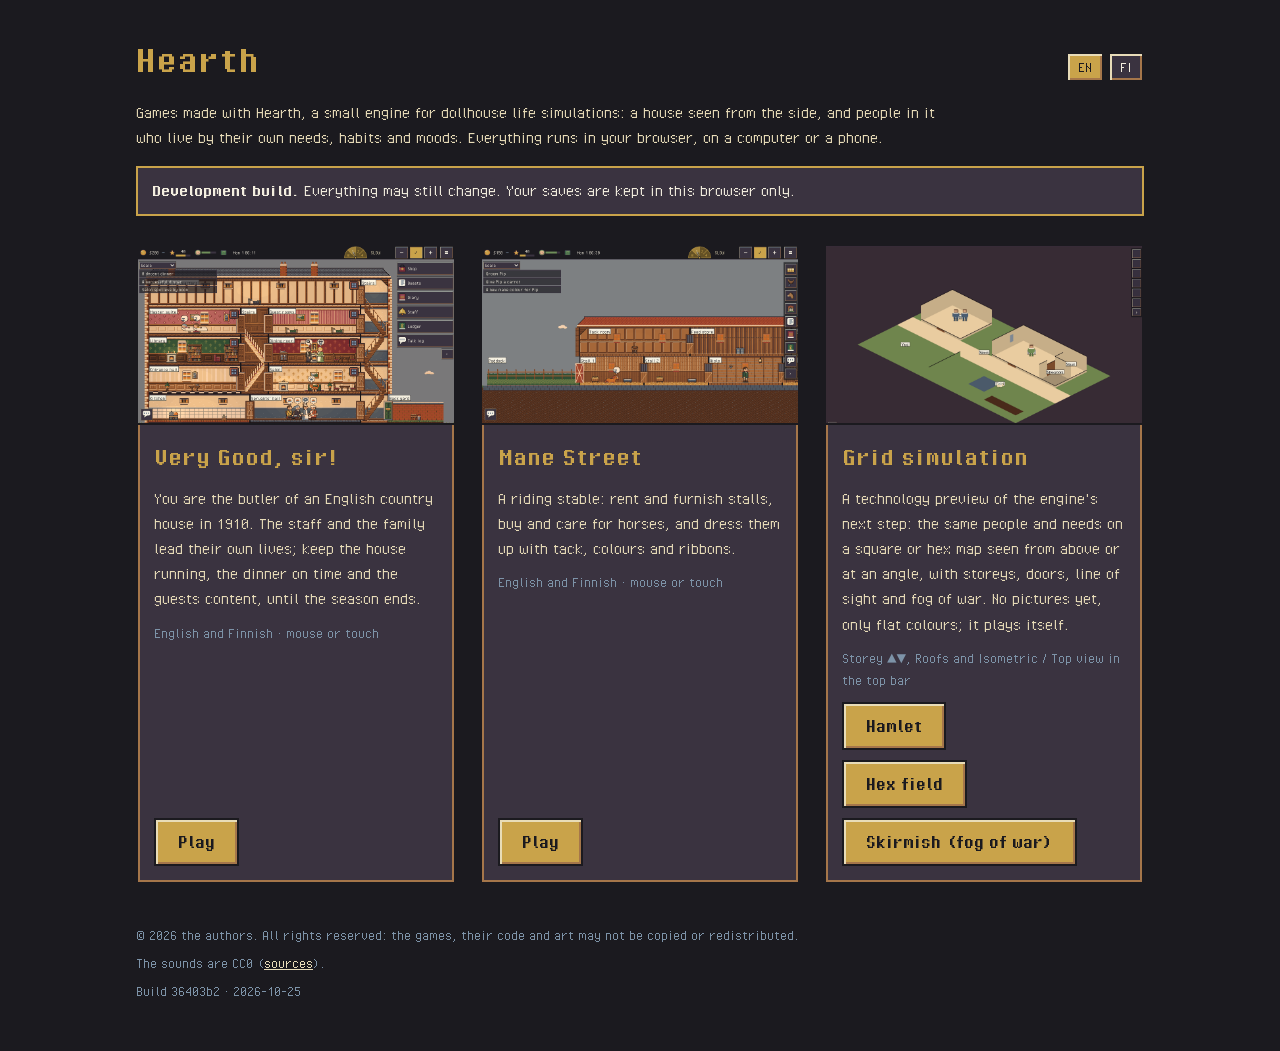
<file: index.html>
<!doctype html>
<html lang="en">
<head>
<meta charset="utf-8">
<meta name="viewport" content="width=device-width, initial-scale=1">
<title>Hearth games</title>
<meta name="description" content="Development builds of games made with Hearth, a small engine for dollhouse life simulations. Played in the browser.">
<link rel="icon" href="mansion/icons/icon-192.png">
<style>
  @font-face { font-family: Pixel; src: url("mansion/fonts/PixelOperator.ttf") format("truetype"); font-display: swap; }
  @font-face { font-family: Pixel; font-weight: bold; src: url("mansion/fonts/PixelOperator-Bold.ttf") format("truetype"); font-display: swap; }
  :root {
    --ink: #1b1a1f; --shadow: #3a3340; --oak: #a5764a; --cream: #e8dcb8; --paper: #f4efe0;
    --slate: #4c627a; --steel: #7d93a8; --gold: #c9a34a; --rose: #b5707a;
  }
  * { box-sizing: border-box; }
  body {
    margin: 0; background: var(--ink); color: var(--paper);
    font: 18px/1.4 Pixel, ui-monospace, monospace; -webkit-font-smoothing: none;
  }
  main { max-width: 1040px; margin: 0 auto; padding: 32px 16px 48px; }
  header { display: flex; flex-wrap: wrap; align-items: baseline; justify-content: space-between; gap: 8px 16px; }
  h1 { margin: 0; font-size: 40px; color: var(--gold); letter-spacing: 1px; }
  .lang { display: flex; gap: 4px; }
  .lang button {
    font: inherit; font-size: 16px; color: var(--paper); background: var(--shadow); border: 2px solid var(--ink);
    box-shadow: inset 2px 2px 0 var(--cream), inset -2px -2px 0 var(--oak); padding: 2px 10px; cursor: pointer;
  }
  .lang button[aria-pressed="true"] { background: var(--gold); color: var(--ink); }
  .lead { margin: 12px 0 8px; max-width: 46em; color: var(--cream); }
  .note {
    margin: 16px 0 28px; padding: 10px 14px; border: 2px solid var(--gold); background: var(--shadow); color: var(--paper);
  }
  .games { display: grid; grid-template-columns: repeat(auto-fit, minmax(300px, 1fr)); gap: 24px; }
  .card { background: var(--shadow); border: 2px solid var(--ink); box-shadow: inset 0 0 0 2px var(--oak); display: flex; flex-direction: column; }
  .card .pic { display: block; aspect-ratio: 16 / 9; background: var(--ink); border-bottom: 2px solid var(--ink); }
  /* the screenshot is shown smaller than it was taken: a smooth scale keeps its pixels even */
  .card .pic img { display: block; width: 100%; height: 100%; object-fit: cover; }
  .card .body { padding: 14px 16px 16px; display: flex; flex-direction: column; gap: 10px; flex: 1; }
  .card h2 { margin: 0; font-size: 26px; color: var(--gold); }
  .card p { margin: 0; color: var(--cream); }
  .card .meta { color: var(--steel); font-size: 16px; }
  .play {
    margin-top: auto; align-self: flex-start; text-decoration: none; font-weight: bold; font-size: 20px;
    color: var(--ink); background: var(--gold); padding: 8px 22px; border: 2px solid var(--ink);
    box-shadow: inset 2px 2px 0 var(--cream), inset -2px -2px 0 var(--oak);
  }
  .play:hover, .play:focus-visible { background: var(--cream); outline: none; }
  footer { margin-top: 40px; color: var(--steel); font-size: 16px; display: flex; flex-direction: column; gap: 6px; }
  footer a { color: var(--cream); }
  [data-fi] { display: none; }
  html[lang="fi"] [data-en] { display: none; }
  html[lang="fi"] [data-fi] { display: revert; }
  @media (max-width: 420px) { h1 { font-size: 32px; } body { font-size: 17px; } }
</style>
</head>
<body>
<main>
  <header>
    <h1>Hearth</h1>
    <div class="lang" role="group" aria-label="Language">
      <button type="button" data-set="en" aria-pressed="true">EN</button>
      <button type="button" data-set="fi" aria-pressed="false">FI</button>
    </div>
  </header>
  <p class="lead" data-en>Games made with Hearth, a small engine for dollhouse life simulations: a house seen from the side, and people
    in it who live by their own needs, habits and moods. Everything runs in your browser, on a computer or a phone.</p>
  <p class="lead" data-fi>Hearth on pieni moottori nukkekotimaisille elämäsimulaatioille: talo nähdään sivulta, ja sen asukkaat
    elävät omien tarpeidensa, tapojensa ja mielialojensa mukaan. Pelit toimivat selaimessa tietokoneella ja puhelimella.</p>
  <p class="note" data-en><b>Development build.</b> Everything may still change. Your saves are kept in this browser only.</p>
  <p class="note" data-fi><b>Kehitysversio.</b> Kaikki voi vielä muuttua. Tallennukset säilyvät vain tässä selaimessa.</p>

  <section class="games">
    <article class="card">
      <a class="pic" href="mansion/"><img src="img/mansion.png" width="960" height="540" alt="A country house in cross-section, its rooms full of servants and family"></a>
      <div class="body">
        <h2>Very Good, sir!</h2>
        <p data-en>You are the butler of an English country house in 1910. The staff and the family lead their own lives; keep the
          house running, the dinner on time and the guests content, until the season ends.</p>
        <p data-fi>Olet englantilaisen kartanon hovimestari vuonna 1910. Palvelusväki ja perhe elävät omaa elämäänsä. Pidä talo
          kunnossa, päivällinen ajallaan ja vieraat tyytyväisinä kauden loppuun asti.</p>
        <p class="meta" data-en>English and Finnish · mouse or touch</p>
        <p class="meta" data-fi>Englanniksi ja suomeksi · hiiri tai kosketus</p>
        <a class="play" href="mansion/"><span data-en>Play</span><span data-fi>Pelaa</span></a>
      </div>
    </article>

    <article class="card">
      <a class="pic" href="stable/"><img src="img/stable.png" width="960" height="540" alt="A riding stable in cross-section: stalls, an aisle and a pony called Pip"></a>
      <div class="body">
        <h2>Mane Street</h2>
        <p data-en>A riding stable: rent and furnish stalls, buy and care for horses, and dress them up with tack, colours and
          ribbons.</p>
        <p data-fi>Ratsastustalli: vuokraa ja sisusta karsinoita, osta ja hoida hevosia ja pue ne varusteilla, väreillä ja
          rusetteilla.</p>
        <p class="meta" data-en>English and Finnish · mouse or touch</p>
        <p class="meta" data-fi>Englanniksi ja suomeksi · hiiri tai kosketus</p>
        <a class="play" href="stable/"><span data-en>Play</span><span data-fi>Pelaa</span></a>
      </div>
    </article>
    <article class="card">
      <a class="pic" href="sim/?fresh=1&amp;scenario=hamlet"><img src="img/sim.png" width="960" height="540" alt="A hamlet seen at an angle from above: a street, a cottage, a two-storey house and a field, drawn in flat colours"></a>
      <div class="body">
        <h2 data-en>Grid simulation</h2>
        <h2 data-fi>Ruudukkosimulaatio</h2>
        <p data-en>A technology preview of the engine's next step: the same people and needs on a square or hex map seen from above or at an
          angle, with storeys, doors, line of sight and fog of war. No pictures yet, only flat colours; it plays itself.</p>
        <p data-fi>Teknologiaesikatselu moottorin seuraavasta askeleesta: samat ihmiset ja tarpeet ruutu- tai hexakartalla ylhäältä tai
          vinosti nähtynä, kerrosten, ovien, näköyhteyksien ja sodan sumun kanssa. Kuvia ei vielä ole, vain tasavärejä; simulaatio pyörii itsekseen.</p>
        <p class="meta" data-en>Storey ▲▼, Roofs and Isometric / Top view in the top bar</p>
        <p class="meta" data-fi>Kerros ▲▼, Roofs ja Isometric / Top view yläpalkissa</p>
        <a class="play" href="sim/?fresh=1&amp;scenario=hamlet"><span data-en>Hamlet</span><span data-fi>Kylä</span></a>
        <a class="play" href="sim/?fresh=1&amp;scenario=hexfield"><span data-en>Hex field</span><span data-fi>Hexakenttä</span></a>
        <a class="play" href="sim/?fresh=1&amp;scenario=skirmish"><span data-en>Skirmish (fog of war)</span><span data-fi>Kahakka (sodan sumu)</span></a>
      </div>
    </article>
  </section>

  <footer>
    <span data-en>© 2026 the authors. All rights reserved: the games, their code and art may not be copied or redistributed.</span>
    <span data-fi>© 2026 tekijät. Kaikki oikeudet pidätetään: pelejä, niiden koodia ja grafiikkaa ei saa kopioida eikä levittää.</span>
    <span data-en>The sounds are CC0 (<a href="mansion/sounds/LICENSES.md">sources</a>).</span>
    <span data-fi>Äänet ovat CC0-lisensoituja (<a href="mansion/sounds/LICENSES.md">lähteet</a>).</span>
    <span id="version"></span>
  </footer>
</main>
<script>
  (function () {
    var root = document.documentElement;
    function set(lang) {
      root.lang = lang;
      document.querySelectorAll('.lang button').forEach(function (b) { b.setAttribute('aria-pressed', String(b.dataset.set === lang)); });
      try { localStorage.setItem('hearth:site:lang', lang); } catch (e) {}
    }
    var saved = null;
    try { saved = localStorage.getItem('hearth:site:lang'); } catch (e) {}
    set(saved || ((navigator.language || '').toLowerCase().indexOf('fi') === 0 ? 'fi' : 'en'));
    document.querySelectorAll('.lang button').forEach(function (b) { b.addEventListener('click', function () { set(b.dataset.set); }); });
    fetch('version.json', { cache: 'no-cache' }).then(function (r) { return r.ok ? r.json() : null; }).then(function (v) {
      if (v) document.getElementById('version').textContent = 'Build ' + v.commit + ' · ' + v.date;
    }).catch(function () {});
  })();
</script>
</body>
</html>
</file>
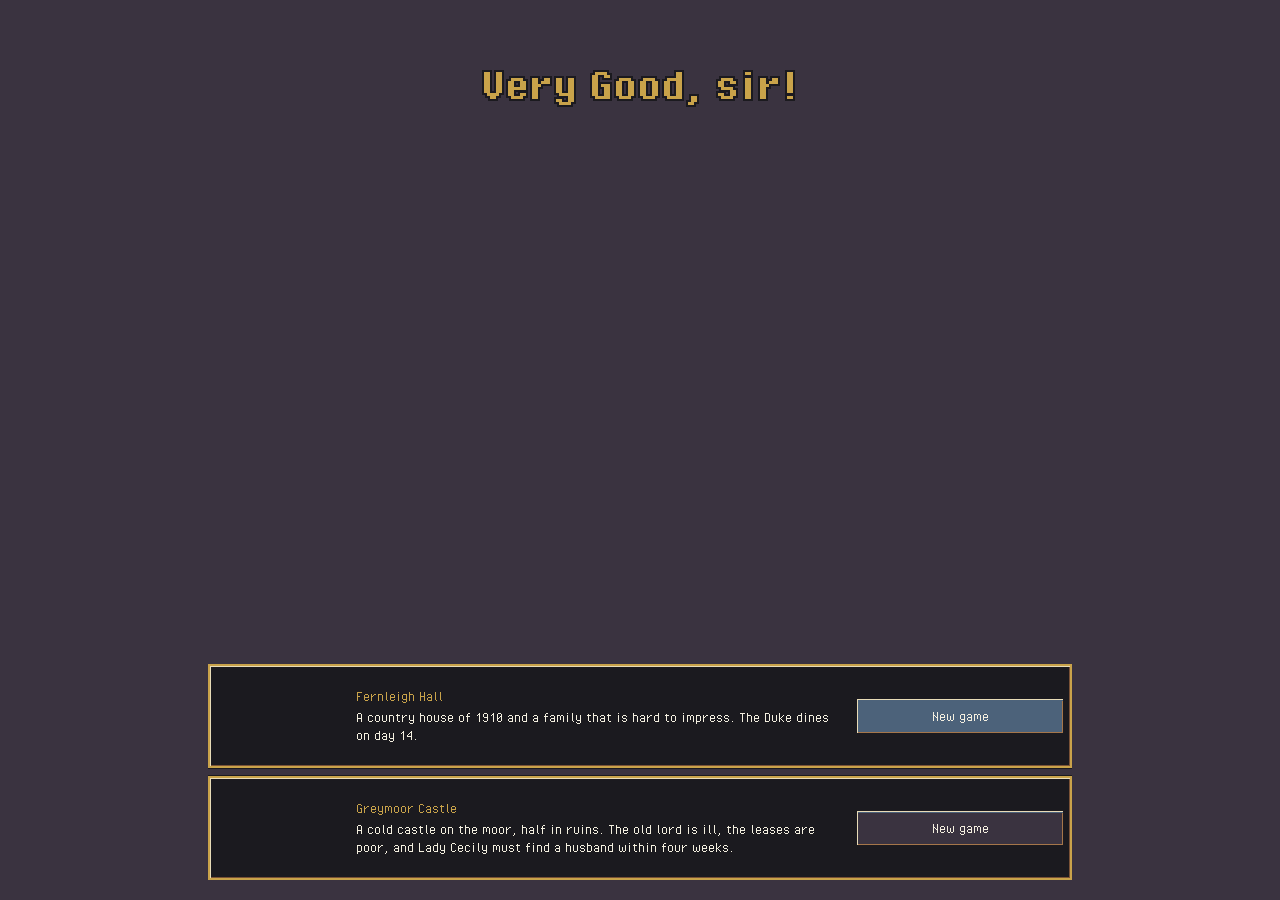
<file: mansion/index.html>
<!DOCTYPE html>
<html lang="en">
<head>
    <meta charset="utf-8" />
    <!-- the canvas has its own pinch and pan, so the page itself never zooms; viewport-fit=cover lets the bars reach under a phone's notch
         (hearth.css keeps them inside the safe area) -->
    <meta name="viewport" content="width=device-width, initial-scale=1, maximum-scale=1, user-scalable=no, viewport-fit=cover" />
    <meta name="theme-color" content="#1b1a1f" />
    <meta name="mobile-web-app-capable" content="yes" />
    <meta name="apple-mobile-web-app-capable" content="yes" />
    <meta name="apple-mobile-web-app-status-bar-style" content="black" />
    <meta name="apple-mobile-web-app-title" content="Very Good, sir!" />
    <title>Very Good, sir!</title>
    <!-- The site works from any folder (https://host/mansion/, itch.io's nested one): the base is the page's own folder, unless
         tools/web.sh publish --base wrote a fixed one here. -->
    <base href="./" />
    <link rel="manifest" href="manifest.webmanifest" />
    <link rel="icon" type="image/png" sizes="192x192" href="icons/icon-192.png" />
    <link rel="apple-touch-icon" href="icons/apple-touch-icon.png" />
    <link rel="stylesheet" href="_content/Hearth.Web/hearth.css?v=36403b2" />
    <style>
        /* the loading screen, in the splash's look until the game's own splash replaces it: Blazor sets --blazor-load-percentage(-text)
           while the runtime downloads */
        @font-face { font-family: HearthTitle; src: url(fonts/PixelOperator-Bold.ttf); }
        @font-face { font-family: HearthLabel; src: url(fonts/PixelOperator.ttf); }
    </style>
</head>
<body>
    <div id="app">
        <div class="hearth-loading" style="background-image: url(sprites/splash.png)">
            <p class="hl-name">Very Good, sir!</p>
            <div class="hl-foot">
                <div class="hl-bar"><i></i></div>
                <p class="hl-text"></p>
            </div>
        </div>
    </div>
    <script src="_framework/blazor.webassembly.js?v=36403b2"></script>
</body>
</html>
</file>
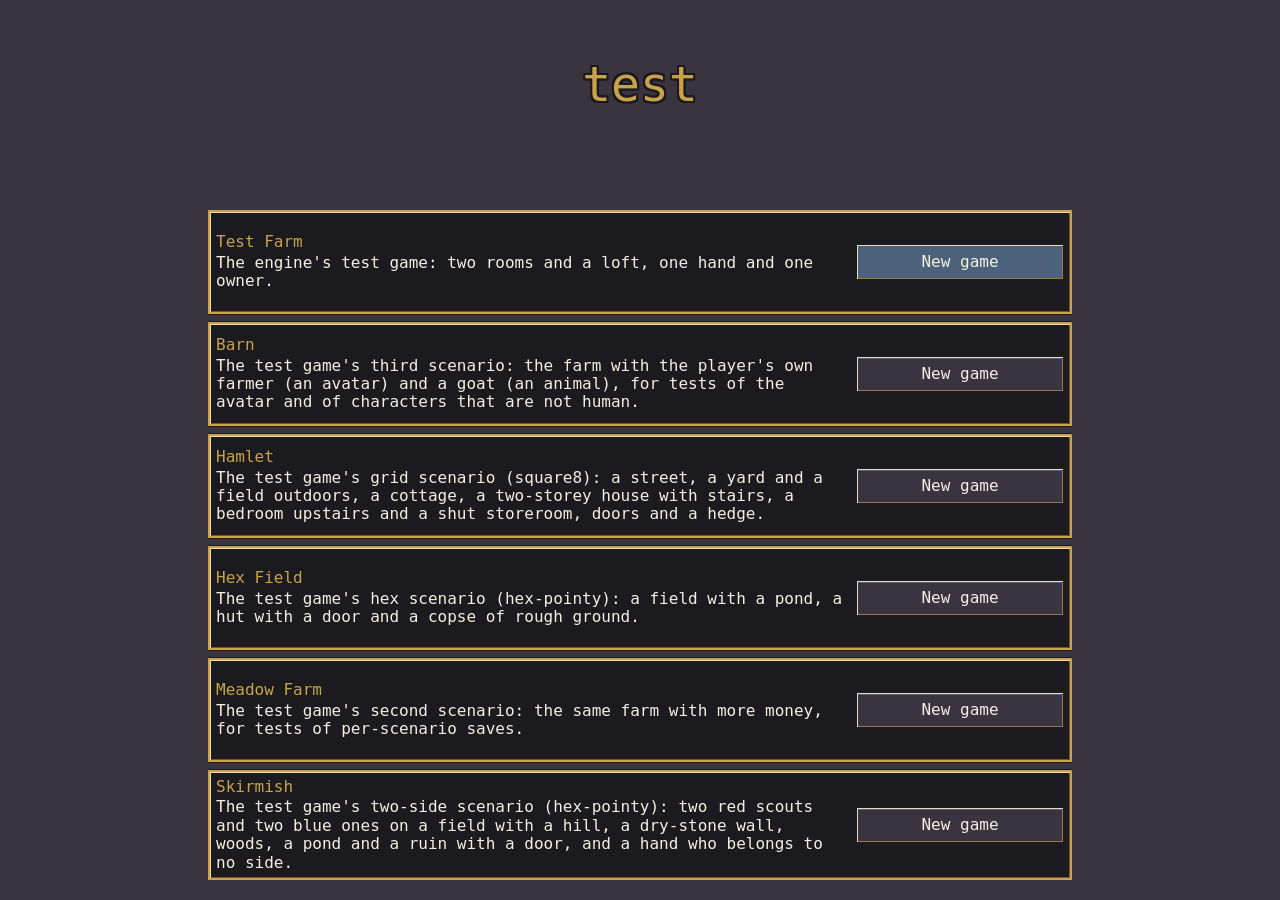
<file: sim/index.html>
<!DOCTYPE html>
<html lang="en">
<head>
    <meta charset="utf-8" />
    <meta name="viewport" content="width=device-width, initial-scale=1, maximum-scale=1, user-scalable=no, viewport-fit=cover" />
    <meta name="theme-color" content="#3a3340" />
    <!-- The engine's test game (grid design, P4): a developer's page, not a game. ?fresh=1&scenario=hamlet|hexfield|skirmish -->
    <title>Hearth grid simulation</title>
    <base href="./" />
    <link rel="icon" href="data:," />
    <link rel="stylesheet" href="_content/Hearth.Web/hearth.css?v=36403b2" />
</head>
<body>
    <div id="app">
        <div class="hearth-loading">
            <p class="hl-name">Hearth test game</p>
            <div class="hl-foot">
                <div class="hl-bar"><i></i></div>
                <p class="hl-text"></p>
            </div>
        </div>
    </div>
    <script src="_framework/blazor.webassembly.js?v=36403b2"></script>
</body>
</html>
</file>
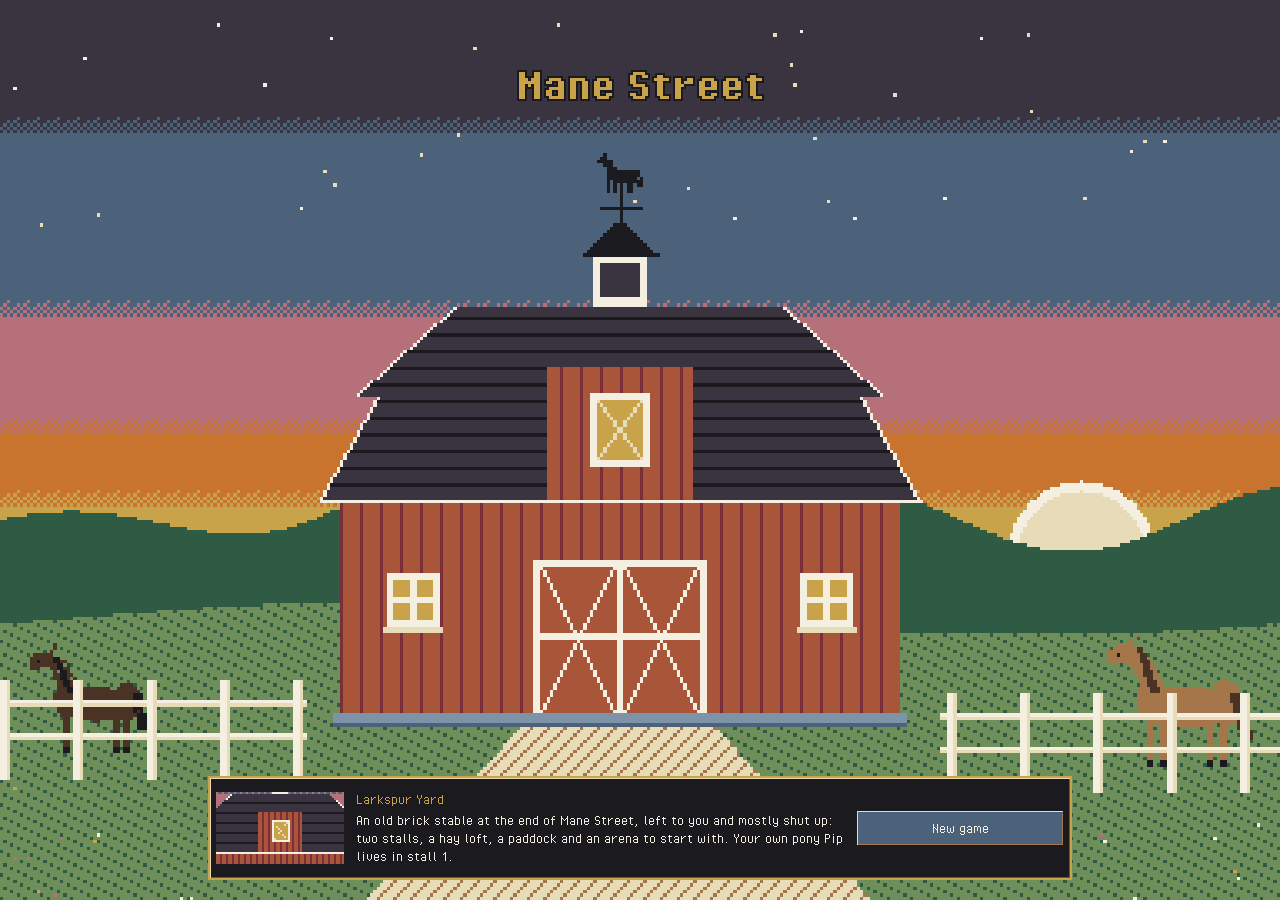
<file: stable/index.html>
<!DOCTYPE html>
<html lang="en">
<head>
    <meta charset="utf-8" />
    <!-- the canvas has its own pinch and pan, so the page itself never zooms; viewport-fit=cover lets the bars reach under a phone's notch
         (hearth.css keeps them inside the safe area) -->
    <meta name="viewport" content="width=device-width, initial-scale=1, maximum-scale=1, user-scalable=no, viewport-fit=cover" />
    <meta name="theme-color" content="#3a3340" />
    <meta name="mobile-web-app-capable" content="yes" />
    <meta name="apple-mobile-web-app-capable" content="yes" />
    <meta name="apple-mobile-web-app-status-bar-style" content="black" />
    <meta name="apple-mobile-web-app-title" content="Mane Street" />
    <title>Mane Street</title>
    <!-- The site works from any folder (https://host/stable/, itch.io's nested one): the base is the page's own folder, unless
         tools/web.sh publish --base wrote a fixed one here. -->
    <base href="./" />
    <link rel="manifest" href="manifest.webmanifest" />
    <link rel="icon" type="image/png" sizes="192x192" href="icons/icon-192.png" />
    <link rel="apple-touch-icon" href="icons/apple-touch-icon.png" />
    <link rel="stylesheet" href="_content/Hearth.Web/hearth.css?v=36403b2" />
    <style>
        /* the loading screen, in the splash's look until the game's own splash replaces it: Blazor sets --blazor-load-percentage(-text)
           while the runtime downloads */
        @font-face { font-family: HearthTitle; src: url(fonts/PixelOperator-Bold.ttf); }
        @font-face { font-family: HearthLabel; src: url(fonts/PixelOperator.ttf); }
    </style>
</head>
<body>
    <div id="app">
        <div class="hearth-loading" style="background-image: url(sprites/splash.png)">
            <p class="hl-name">Mane Street</p>
            <div class="hl-foot">
                <div class="hl-bar"><i></i></div>
                <p class="hl-text"></p>
            </div>
        </div>
    </div>
    <script src="_framework/blazor.webassembly.js?v=36403b2"></script>
</body>
</html>
</file>
<file: mansion/_content/Hearth.Web/hearth.css>
/* The engine's web page (Web 6/10): the Godot view's look in CSS. Colours are the game's 17 palette colours (visuals.json "palette", the
   Godot addon's Palette); sizes are UI units (--u: the CSS pixels of one unit of the Godot view's 480x270 base, a whole number set by the
   page: 2 on a phone or a small window, 3 at 1440x900). Text is Pixel Operator at 8 units, as in the Godot view. */
:root {
  --pal-ink: #1b1a1f; --pal-shadow: #3a3340; --pal-wood: #7a5236; --pal-oak: #a5764a; --pal-cream: #e8dcb8; --pal-paper: #f4efe0;
  --pal-burgundy: #7a2e3a; --pal-rose: #b5707a; --pal-deepgreen: #2f5a43; --pal-moss: #6f8f5a; --pal-slate: #4c627a; --pal-steel: #7d93a8;
  --pal-gold: #c9a34a; --pal-brick: #a8553a; --pal-rust: #c8742e;
  /* the telegraph's brass: gold at half and at 80 % */
  --pal-brass-dark: #645125; --pal-brass-mid: #a1823b;
  --hearth-error: #e07a6a;
}
html, body { margin: 0; height: 100%; background: var(--pal-ink); color: var(--pal-paper); overflow: hidden; }
body { font: 15px/1.4 ui-monospace, Menlo, Consolas, monospace; }
.hearth {
  --u: 2px;
  position: fixed; inset: 0; display: flex; flex-direction: column; background: var(--pal-ink); color: var(--pal-paper);
  font: calc(var(--u) * 8)/1.15 HearthLabel, ui-monospace, monospace; -webkit-font-smoothing: none; font-smooth: never;
}
.hearth p { margin: 0; }
.hearth-error { color: var(--hearth-error); white-space: pre-wrap; padding: 16px; font: 15px/1.4 ui-monospace, monospace; }
.hearth-stage { position: relative; flex: 1 1 0; min-height: 0; overflow: hidden; }
.hearth-canvas {
  /* the house: fills the stage under the top bar; touch gestures are the game's (pinch, pan), not the page's */
  position: absolute; inset: 0; display: block; width: 100%; height: 100%; touch-action: none; cursor: grab;
  image-rendering: pixelated; background: var(--pal-shadow);
}
.hearth-canvas:active { cursor: grabbing; }

/* ---- buttons: a shadow plate with a gold bevel (the ui-button sheet), slate when hovered, gold and sunken when pressed ---- */
.hb-button {
  font: inherit; color: var(--pal-paper); background: var(--pal-shadow); cursor: pointer; box-sizing: border-box;
  min-height: calc(var(--u) * 18); min-width: calc(var(--u) * 20); padding: calc(var(--u) * 1) calc(var(--u) * 3); border-radius: 0;
  border: calc(var(--u) * .5) solid var(--pal-ink);
  box-shadow: inset calc(var(--u) * .5) calc(var(--u) * .5) 0 var(--pal-cream), inset 0 calc(var(--u) * 1) 0 var(--pal-slate),
              inset calc(var(--u) * -.5) calc(var(--u) * -.5) 0 var(--pal-oak);
  display: inline-flex; align-items: center; justify-content: center; gap: calc(var(--u) * 2); text-align: center;
}
.hb-button:hover:not(:disabled), .hb-button:focus-visible { background: var(--pal-slate); outline: none; }
.hb-button:active:not(:disabled), .hb-button.on, .hb-button[aria-pressed="true"] {
  background: var(--pal-gold); color: var(--pal-ink);
  box-shadow: inset calc(var(--u) * .5) calc(var(--u) * .5) 0 var(--pal-oak), inset calc(var(--u) * -.5) calc(var(--u) * -.5) 0 var(--pal-cream);
}
.hb-button:disabled { color: var(--pal-steel); cursor: default; box-shadow: inset calc(var(--u) * .5) calc(var(--u) * .5) 0 var(--pal-steel); }
.hb-glyph > span, .hp-glyph, .hb-icon, .hs-icon, .hc-icon > span { display: inline-block; image-rendering: pixelated; background-repeat: no-repeat; flex: 0 0 auto; }
.hb-button:active:not(:disabled) .hb-glyph > span { filter: brightness(.2); }

/* ---- the top bar (the Godot addon's Hud): gauges and clock, telegraph, zoom, menu ---- */
.hb-bar {
  position: relative; z-index: 16; flex: 0 0 auto; box-sizing: border-box; display: flex; align-items: center; flex-wrap: wrap;
  gap: 0 calc(var(--u) * 4); min-height: calc(var(--u) * 20); padding: calc(var(--u) * 1) calc(var(--u) * 1.5);
  background: var(--pal-ink); border-bottom: calc(var(--u) * .5) solid var(--pal-shadow);
}
.hb-gauges { display: flex; align-items: center; gap: calc(var(--u) * 3); }
.hb-slot { position: relative; z-index: 2; }
.hb-gauge {
  font: inherit; color: var(--pal-paper); background: none; border: 0; cursor: pointer; display: flex; align-items: center;
  gap: calc(var(--u) * 1); min-width: calc(var(--u) * 16); min-height: calc(var(--u) * 18); padding: 0 calc(var(--u) * 2);
}
.hb-gauge:hover, .hb-gauge:focus-visible { background: var(--pal-shadow); outline: none; }
.hb-body { display: flex; flex-direction: column; justify-content: center; gap: calc(var(--u) * 1); min-width: calc(var(--u) * 22); }
.hb-text { line-height: 1; }
.hb-text.poor { color: var(--pal-rose); }
.hb-meter { display: block; height: calc(var(--u) * 3); background: var(--pal-shadow); }
.hb-meter i { display: block; height: 100%; }
.hb-meter i.moss { background: var(--pal-moss); }
.hb-meter i.gold { background: var(--pal-gold); }
.hb-meter i.brick { background: var(--pal-brick); }
.hb-clock { flex: 1 1 auto; white-space: nowrap; }
.hb-telegraph { position: relative; display: flex; align-items: center; height: calc(var(--u) * 18); }
.hb-telegraph.dim { opacity: .45; }
.hb-dial { width: calc(var(--u) * 40); height: calc(var(--u) * 18); overflow: visible; }
.hb-dial text { font: 8px HearthLabel, monospace; }
.hb-lever { transform-box: view-box; transform-origin: 20px 17px; transition: transform .2s linear; }
.hb-sectors { position: absolute; left: 0; top: 0; width: calc(var(--u) * 40); height: 100%; display: flex; touch-action: none; }
.hb-sectors span { flex: 1; cursor: pointer; }
.hb-telegraph.dim .hb-sectors span { cursor: default; }
.hb-word { width: calc(var(--u) * 33); padding-left: calc(var(--u) * 3); color: var(--pal-cream); white-space: nowrap; }
.hb-zoom { display: flex; gap: calc(var(--u) * 2); }
/* a grid map's storey, roofs and projection buttons (grid design, P4) */
.hb-grid { display: flex; align-items: center; gap: calc(var(--u) * 2); }
.hb-grid .hb-button { padding: 0 calc(var(--u) * 3); white-space: nowrap; }
.hb-grid .hb-glyph { min-width: calc(var(--u) * 14); padding: 0; }
.hb-storey { white-space: nowrap; color: var(--pal-cream); }
.hb-glyph { min-width: calc(var(--u) * 20); padding: 0; }
.hb-tip-catcher { position: fixed; inset: 0; z-index: 1; }
.hb-tip {
  position: absolute; left: 0; top: calc(100% + var(--u) * 2); z-index: 15; box-sizing: border-box; width: max-content; max-width: min(calc(var(--u) * 200), 92vw);
  display: flex; flex-direction: column; gap: calc(var(--u) * 1); padding: calc(var(--u) * 5);
  background: var(--pal-ink); border: calc(var(--u) * 1) solid var(--pal-gold); box-shadow: 0 0 0 calc(var(--u) * .5) var(--pal-ink), inset 0 0 0 calc(var(--u) * .5) var(--pal-wood);
}

/* ---- the sidebar (SidebarLayout places it in UI units) ---- */
.hs-plate { position: absolute; z-index: 5; background: rgba(27, 26, 31, .72); }
.hs-button { position: absolute; z-index: 6; min-width: 0; min-height: 0; padding: 0 calc(var(--u) * 2); gap: calc(var(--u) * 2); }
.hs-button.full { justify-content: flex-start; }
.hs-button.compact { padding: 0; }
.hs-label { white-space: nowrap; overflow: hidden; text-overflow: ellipsis; }
.hs-tab { padding: 0; }

/* ---- the chatter feed (bottom left; ChatterFeed.ShownSeconds 6 s, the last 1.5 s fading) ---- */
.hc-feed { position: absolute; left: calc(var(--u) * 4); bottom: calc(var(--u) * 4); right: calc(var(--u) * 4); z-index: 5; pointer-events: none; display: flex; align-items: flex-end; gap: calc(var(--u) * 2); }
.hc-icon { pointer-events: auto; min-width: calc(var(--u) * 18); min-height: calc(var(--u) * 18); width: calc(var(--u) * 18); height: calc(var(--u) * 18); padding: 0; }
.hc-icon { font: inherit; background: var(--pal-shadow); border: calc(var(--u) * .5) solid var(--pal-ink); cursor: pointer; display: flex; align-items: center; justify-content: center;
  box-shadow: inset calc(var(--u) * .5) calc(var(--u) * .5) 0 var(--pal-cream), inset calc(var(--u) * -.5) calc(var(--u) * -.5) 0 var(--pal-oak); }
.hc-icon:hover { background: var(--pal-slate); }
.hc-lines { list-style: none; margin: 0; padding: 0; display: flex; flex-direction: column; gap: calc(var(--u) * 1); width: min(calc(var(--u) * 200), 55vw - var(--u) * 24); }
.hc-lines li {
  pointer-events: auto; cursor: pointer; padding: calc(var(--u) * 4) calc(var(--u) * 3); background: rgba(27, 26, 31, .82);
  white-space: nowrap; overflow: hidden; text-overflow: ellipsis; animation: hc-fade 6s linear forwards;
}
.hc-lines b { font-weight: normal; }
@keyframes hc-fade { 0%, 75% { opacity: 1; } 100% { opacity: 0; } }

/* ---- the page's modal panels: lists (20), the card (30), the menu (40), the end of the run (45) ---- */
.hp-dim { position: absolute; inset: 0; z-index: 20; display: flex; align-items: center; justify-content: center; background: rgba(0, 0, 0, .45); }
.hp-card { z-index: 30; background: rgba(0, 0, 0, .55); }
.hp-menu { z-index: 40; background: rgba(0, 0, 0, .6); }
.hp-end { z-index: 45; background: rgba(0, 0, 0, .7); }
.hp-panel {
  /* the ui-panel frame: an ink plate with a bevelled gold trim (cream top left, wood bottom right) and corner brackets */
  position: relative; box-sizing: border-box; display: flex; flex-direction: column; gap: calc(var(--u) * 3);
  max-width: calc(100% - var(--u) * 4); max-height: calc(100% - var(--u) * 4); padding: calc(var(--u) * 6);
  background: var(--pal-ink); border: calc(var(--u) * 1) solid var(--pal-gold);
  box-shadow: 0 0 0 calc(var(--u) * .5) var(--pal-ink), inset calc(var(--u) * .5) calc(var(--u) * .5) 0 var(--pal-cream),
              inset calc(var(--u) * -.5) calc(var(--u) * -.5) 0 var(--pal-wood), inset 0 0 0 calc(var(--u) * 1.5) var(--pal-gold),
              inset 0 0 0 calc(var(--u) * 2) var(--pal-wood);
}
.hp-panel::before, .hp-panel::after {
  content: ""; position: absolute; width: calc(var(--u) * 2.5); height: calc(var(--u) * 2.5); pointer-events: none;
  border: 0 solid var(--pal-gold);
}
.hp-panel::before { left: calc(var(--u) * 2); top: calc(var(--u) * 2); border-left-width: calc(var(--u) * .5); border-top-width: calc(var(--u) * .5); }
.hp-panel::after { right: calc(var(--u) * 2); bottom: calc(var(--u) * 2); border-right-width: calc(var(--u) * .5); border-bottom-width: calc(var(--u) * .5); }
.hp-wide { width: calc(var(--u) * 352); }
.hp-small { width: calc(var(--u) * 162); gap: calc(var(--u) * 1); }
.hp-narrow { width: calc(var(--u) * 312); gap: calc(var(--u) * 4); }
.hp-cardbox { width: calc(var(--u) * 292); gap: calc(var(--u) * 4); }
.hp-head { display: flex; align-items: center; gap: calc(var(--u) * 4); }
.hp-head .hp-title { flex: 1; }
.hp-title, .hp-gold { color: var(--pal-gold); }
.hp-steel { color: var(--pal-steel); }
.hp-center { text-align: center; justify-content: center; }
.hp-text { overflow-wrap: anywhere; }
.hp-note { color: var(--pal-steel); font-size: calc(var(--u) * 8); padding: 0 calc(var(--u) * 1); }
.hp-result { text-align: center; color: var(--pal-gold); font: calc(var(--u) * 16)/1 HearthTitle, HearthLabel, monospace; }
.hp-scroll { display: flex; flex-direction: column; gap: calc(var(--u) * 4); overflow-y: auto; min-height: 0; max-height: calc(var(--u) * 190); padding-right: calc(var(--u) * 2);
  scrollbar-color: var(--pal-gold) var(--pal-shadow); overscroll-behavior: contain; touch-action: pan-y; }
.hp-wide .hp-scroll { flex: 1 1 auto; }
.hp-row { display: flex; flex-direction: column; gap: calc(var(--u) * 1); }
.hp-line { display: flex; align-items: center; gap: calc(var(--u) * 4); }
.hp-grow { flex: 1 1 auto; min-width: 0; overflow-wrap: anywhere; }
.hp-small-button { min-width: calc(var(--u) * 36); flex: 0 0 auto; }
/* a game panel line's picture (Hearth.View PanelPicture; the script sizes the canvas), and a line that is only a picture: a preview */
.hp-pic { flex: 0 0 auto; image-rendering: pixelated; }
.hp-preview { display: flex; justify-content: center; }
.hp-wide-button { min-width: calc(var(--u) * 120); }
.hp-options { display: flex; flex-wrap: wrap; gap: calc(var(--u) * 2); }
.hp-options .hb-button { flex: 1 1 calc(var(--u) * 100); }
/* a colour swatch on a game panel's line (Hearth C): a square of its palette colour, the chosen one framed */
.hp-options .hb-button.hp-swatch { flex: 0 0 auto; width: calc(var(--u) * 14); height: calc(var(--u) * 14); min-width: 0; min-height: 0; padding: 0;
  background: var(--hp-swatch); box-shadow: none; border: calc(var(--u) * 1) solid var(--pal-ink); }
.hp-options .hb-button.hp-swatch[aria-pressed="true"] { outline: calc(var(--u) * 1) solid var(--pal-gold); outline-offset: calc(var(--u) * .5); }
.hp-buttons { display: flex; justify-content: center; gap: calc(var(--u) * 8); }
.hp-buttons .hb-button { min-width: calc(var(--u) * 60); }
.hp-small .hb-button, .hp-choice { width: 100%; }
.hp-house { flex-direction: column; align-items: flex-start; text-align: left; gap: calc(var(--u) * 1); padding: calc(var(--u) * 3); }
.hp-house.on { background: var(--pal-shadow); color: var(--pal-paper); }
.hp-card-row { display: flex; flex-direction: column; gap: calc(var(--u) * 1); padding: calc(var(--u) * 4); border: calc(var(--u) * .5) solid var(--pal-gold); }
.hp-staff-head { justify-content: flex-start; width: 100%; }
.hp-staff { display: flex; flex-direction: column; gap: calc(var(--u) * 2); }
.hp-steppers { display: grid; grid-template-columns: repeat(auto-fill, minmax(calc(var(--u) * 150), 1fr)); gap: calc(var(--u) * 2) calc(var(--u) * 8); }
.hp-stepper { display: flex; align-items: center; gap: calc(var(--u) * 2); }
.hp-days { display: flex; flex-wrap: wrap; gap: calc(var(--u) * 2); }
.hp-days .hb-button { min-width: calc(var(--u) * 18); padding: 0 calc(var(--u) * 2); }

/* ---- the house's panels (Web 5/10), in the same look: the pixel font at 8 units, kept inside the stage (hearth-canvas.js place()) ---- */
:root { --hov-ink: var(--pal-ink); --hov-panel: var(--pal-ink); --hov-line: var(--pal-gold); --hov-button: var(--pal-shadow); --hov-dim: var(--pal-steel); --hov-low: var(--pal-brick); --hov-mid: var(--pal-gold); --hov-high: var(--pal-moss); }
.hov-backdrop { position: absolute; inset: 0; z-index: 10; }
.hov-panel {
  position: absolute; left: 0; top: 0; z-index: 11; box-sizing: border-box; width: max-content; max-width: min(calc(var(--u) * 150), calc(100% - 4px));
  max-height: calc(100% - 4px); overflow-y: auto; padding: calc(var(--u) * 4) calc(var(--u) * 5); display: flex; flex-direction: column; gap: calc(var(--u) * 2);
  background: var(--hov-panel); color: var(--pal-paper); border: calc(var(--u) * 1) solid var(--hov-line); outline: calc(var(--u) * .5) solid var(--hov-ink);
  box-shadow: inset calc(var(--u) * .5) calc(var(--u) * .5) 0 var(--pal-cream), inset calc(var(--u) * -.5) calc(var(--u) * -.5) 0 var(--pal-wood);
  touch-action: pan-y;
}
.hov-panel.hov-center { left: 50%; top: 50%; transform: translate(-50%, -50%); width: min(calc(var(--u) * 252), calc(100% - 4px)); max-width: calc(100% - 4px); }
.hov-panel.hov-actions, .hov-panel.hov-activity { max-width: min(calc(var(--u) * 130), calc(100% - 4px)); }
.hov-panel.hov-room { width: min(calc(var(--u) * 150), calc(100% - 4px)); }
.hov-head { display: flex; align-items: flex-start; gap: calc(var(--u) * 3); justify-content: space-between; }
.hov-title { color: var(--pal-gold); margin: 0; }
.hov-dim { color: var(--hov-dim); }
.hov-text { margin: 0; overflow-wrap: anywhere; }
.hov-panel h4 { margin: calc(var(--u) * 1) 0 0; font: inherit; color: var(--sec, var(--pal-gold)); display: flex; align-items: center; gap: calc(var(--u) * 4); }
.hov-panel h4::after { content: ""; flex: 1; height: calc(var(--u) * .5); background: var(--sec-rule, #6e5a29); }
.hov-panel hr { border: 0; border-top: calc(var(--u) * .5) solid var(--pal-shadow); margin: calc(var(--u) * 1) 0; width: 100%; }
.hov-panel button {
  font: inherit; min-height: calc(var(--u) * 16); min-width: calc(var(--u) * 16); padding: calc(var(--u) * 1) calc(var(--u) * 3); cursor: pointer; text-align: left;
  background: var(--hov-button); color: var(--pal-paper); border: calc(var(--u) * .5) solid var(--pal-ink); border-radius: 0;
  box-shadow: inset calc(var(--u) * .5) calc(var(--u) * .5) 0 var(--pal-cream), inset calc(var(--u) * -.5) calc(var(--u) * -.5) 0 var(--pal-oak);
}
.hov-panel button:hover:not(:disabled), .hov-panel button:focus-visible { background: var(--pal-slate); outline: none; }
.hov-panel button:active:not(:disabled) { background: var(--pal-gold); color: var(--pal-ink); }
.hov-panel button:disabled { color: var(--pal-steel); cursor: default; }
.hov-panel button.hov-x { flex: 0 0 auto; text-align: center; }
.hov-panel button.hov-sub { padding-left: calc(var(--u) * 8); }
.hov-column, .hov-rows { display: flex; flex-direction: column; gap: calc(var(--u) * 1.5); }
.hov-flow { display: flex; flex-wrap: wrap; gap: calc(var(--u) * 1.5); }
.hov-flow button { text-align: center; }
.hov-scroll { display: flex; flex-direction: column; gap: calc(var(--u) * 2); min-height: 0; }
.hov-field { font: inherit; min-height: calc(var(--u) * 16); padding: calc(var(--u) * 1) calc(var(--u) * 3); background: var(--pal-shadow); color: var(--pal-paper); border: calc(var(--u) * .5) solid var(--pal-gold); }
.hov-tags { display: flex; flex-wrap: wrap; gap: calc(var(--u) * 1.5); margin: 0; }
.hov-tags span { padding: 0 calc(var(--u) * 1.5); background: var(--pal-deepgreen); border: calc(var(--u) * .5) solid var(--pal-moss); }
.hov-tags span.vice { background: var(--pal-burgundy); border-color: var(--pal-rose); }
.hov-tags.rel span.vice { border-color: var(--pal-brick); }
.hov-meters { display: grid; grid-template-columns: repeat(2, minmax(0, 1fr)); gap: calc(var(--u) * 1.5) calc(var(--u) * 5); }
.hov-meter { display: grid; grid-template-columns: minmax(calc(var(--u) * 40), auto) 1fr calc(var(--u) * 12); align-items: center; gap: calc(var(--u) * 1.5); }
.hov-meter .bar { height: calc(var(--u) * 3); background: var(--pal-shadow); }
.hov-meter .fill { display: block; height: 100%; }
.hov-meter .fill.low { background: var(--hov-low); }
.hov-meter .fill.mid { background: var(--hov-mid); }
.hov-meter .fill.high { background: var(--hov-high); }
.hov-meter .num { text-align: right; }
.hov-meter .num.low { color: var(--hov-low); }
.hov-meter .num.mid { color: var(--hov-mid); }
.hov-meter .num.high { color: var(--hov-high); }
/* the person's card (the Godot view's coloured info card): a frame and a header band in the person's colour (--accent) */
.hov-panel.hov-info { border-color: var(--accent, var(--pal-gold)); }
.hov-band { display: flex; align-items: flex-start; gap: calc(var(--u) * 3); padding: calc(var(--u) * 3) calc(var(--u) * 3) calc(var(--u) * 3) calc(var(--u) * 8);
  background: var(--pal-shadow); box-shadow: inset calc(var(--u) * 5) 0 0 var(--accent, var(--pal-gold)), inset 0 calc(var(--u) * -.5) 0 var(--accent, var(--pal-gold)); }
.hov-band .hov-portrait { flex: 0 0 auto; width: calc(var(--u) * 22); height: calc(var(--u) * 30); image-rendering: pixelated; }
.hov-band .hov-names { flex: 1; display: flex; flex-direction: column; gap: calc(var(--u) * 1); min-width: 0; }
.hov-band .hov-name { font: calc(var(--u) * 16)/1 HearthTitle, HearthLabel, monospace; color: var(--pal-paper); white-space: nowrap; overflow: hidden; text-overflow: ellipsis; }
.hov-band .hov-sub2 { color: var(--pal-cream); }
@media (max-width: 600px) {
  .hb-zoom, .hb-word { display: none; }
  /* a phone: the lists use the height they have, and the chatter line may run under the whole width */
  .hp-scroll { max-height: none; }
  .hc-lines { width: calc(100vw - var(--u) * 32); }
  .hov-meters { grid-template-columns: minmax(0, 1fr); }
}
.hov-cream { color: var(--pal-cream); }

/* ---- the splash (Web 7/10, the Godot addon's SplashScreen): the pixel-art picture over everything, the name at the top, the choices at
   the bottom in the Godot view's 480x270 units ---- */
.hx-splash {
  position: fixed; inset: 0; z-index: 60; display: flex; flex-direction: column; align-items: center; justify-content: space-between;
  box-sizing: border-box; padding: calc(var(--u) * 28) calc(var(--u) * 16) calc(var(--u) * 10); background: var(--pal-shadow) center / cover no-repeat;
  image-rendering: pixelated;
}
.hx-splash.hx-tap { cursor: pointer; }
.hx-name {
  color: var(--pal-gold); font: calc(var(--u) * 24)/1.2 HearthTitle, HearthLabel, monospace; text-align: center;
  text-shadow: calc(var(--u) * 1) 0 var(--pal-ink), calc(var(--u) * -1) 0 var(--pal-ink), 0 calc(var(--u) * 1) var(--pal-ink), 0 calc(var(--u) * -1) var(--pal-ink),
               calc(var(--u) * 1) calc(var(--u) * 1) var(--pal-ink), calc(var(--u) * -1) calc(var(--u) * -1) var(--pal-ink),
               calc(var(--u) * 1) calc(var(--u) * -1) var(--pal-ink), calc(var(--u) * -1) calc(var(--u) * 1) var(--pal-ink);
}
.hx-tap-text, .hx-question, .hx-note {
  color: var(--pal-paper); text-align: center; margin-bottom: calc(var(--u) * 14);
  text-shadow: calc(var(--u) * .5) calc(var(--u) * .5) var(--pal-ink), calc(var(--u) * -.5) calc(var(--u) * -.5) var(--pal-ink);
}
.hx-note { margin: 0; color: var(--pal-cream); }
.hx-main { display: flex; flex-wrap: wrap; justify-content: center; gap: calc(var(--u) * 8); margin-bottom: calc(var(--u) * 6); }
.hx-main .hb-button { min-width: calc(var(--u) * 120); min-height: calc(var(--u) * 24); }
.hx-main .hx-continue { min-width: calc(var(--u) * 200); }
.hx-confirm { flex-direction: column; align-items: center; gap: calc(var(--u) * 6); }
.hx-confirm .hx-question { margin: 0; }
.hx-pair { display: flex; gap: calc(var(--u) * 8); }
.hx-pair .hb-button { min-width: calc(var(--u) * 96); }
.hx-list {
  display: flex; flex-direction: column; justify-content: flex-end; gap: calc(var(--u) * 4); width: min(100%, calc(var(--u) * 432));
  max-height: calc(100% - var(--u) * 40); overflow-y: auto; overscroll-behavior: contain;
}
.hx-row {
  display: flex; align-items: center; gap: calc(var(--u) * 6); min-height: calc(var(--u) * 52); box-sizing: border-box; padding: calc(var(--u) * 3);
  background: var(--pal-ink); border: calc(var(--u) * 1) solid var(--pal-gold);
  box-shadow: 0 0 0 calc(var(--u) * .5) var(--pal-ink), inset calc(var(--u) * .5) calc(var(--u) * .5) 0 var(--pal-cream), inset calc(var(--u) * -.5) calc(var(--u) * -.5) 0 var(--pal-wood);
}
.hx-thumb { flex: 0 0 auto; image-rendering: pixelated; }
.hx-text { flex: 1 1 auto; min-width: 0; display: flex; flex-direction: column; gap: calc(var(--u) * 1); overflow-wrap: anywhere; }
.hx-warn { color: var(--pal-rose); }
.hx-buttons { flex: 0 0 auto; display: flex; flex-direction: column; justify-content: center; gap: calc(var(--u) * 2); }
.hx-buttons .hb-button { min-width: calc(var(--u) * 104); min-height: calc(var(--u) * 18); }
.hx-back { align-self: center; min-width: calc(var(--u) * 96); }
/* a message over the game (a save that could not be read) */
.hp-notice { z-index: 50; background: rgba(0, 0, 0, .7); }
.hp-detail { font-size: calc(var(--u) * 8); overflow-wrap: anywhere; }
/* the settings' check marks (ui-glyphs check-on / check-off) */
.hp-setting { justify-content: flex-start; }
.hp-check { display: inline-block; image-rendering: pixelated; background-repeat: no-repeat; flex: 0 0 auto; }
@media (max-width: 600px) {
  .hx-splash { padding: calc(var(--u) * 16) calc(var(--u) * 4) calc(var(--u) * 6); }
  .hx-row { flex-wrap: wrap; }
  .hx-thumb { display: none; }
  .hx-buttons { flex-direction: row; width: 100%; }
  .hx-buttons .hb-button { flex: 1 1 0; min-width: 0; }
}
.hp-small .hp-stepper .hb-button { width: auto; flex: 0 0 auto; }
.hp-small .hp-stepper .hp-grow { white-space: nowrap; }

/* ---- the guide (Web 8/10): the goals stack, the hint bubble, the tutorial's box and frame (the Godot addon's GoalStack, HintBubble, TutorialOverlay) ---- */
.hearth-mark { position: fixed; inset: 0; width: 100%; height: 100%; z-index: 17; pointer-events: none; overflow: visible; }
.hg-goals { position: absolute; left: calc(var(--u) * 2); top: calc(var(--u) * 3); z-index: 4; display: flex; flex-direction: column; align-items: flex-start; gap: calc(var(--u) * 1); }
.hg-head { min-height: calc(var(--u) * 12); min-width: calc(var(--u) * 56); justify-content: space-between; padding: 0 calc(var(--u) * 2); }
.hg-head > span:last-child { display: inline-block; image-rendering: pixelated; background-repeat: no-repeat; }
.hg-line {
  font: inherit; color: var(--pal-paper); text-align: left; cursor: pointer; box-sizing: border-box; width: calc(var(--u) * 118); min-height: calc(var(--u) * 11);
  padding: 0 calc(var(--u) * 3); background: rgba(27, 26, 31, .7); border: calc(var(--u) * 1) solid var(--pal-shadow); white-space: nowrap; overflow: hidden; text-overflow: clip;
}
.hg-line:hover, .hg-line:focus-visible { background: rgba(58, 51, 64, .9); outline: none; }
.hg-catcher { position: absolute; inset: 0; z-index: 12; }
.hg-popup { position: absolute; left: calc(var(--u) * 123); z-index: 13; width: calc(var(--u) * 140); padding: calc(var(--u) * 5); gap: calc(var(--u) * 2); }
.hg-popup .hb-button { align-self: flex-start; }
.hg-hint { position: absolute; left: 50%; top: calc(var(--u) * 4); transform: translateX(-50%); z-index: 13; width: calc(var(--u) * 220); max-width: calc(100% - var(--u) * 4);
  padding: calc(var(--u) * 5); flex-direction: row; align-items: center; gap: calc(var(--u) * 4); }
.hg-hint p { flex: 1; }
.hg-tour { position: absolute; left: 50%; bottom: calc(var(--u) * 6); transform: translateX(-50%); z-index: 21; width: calc(var(--u) * 280); max-width: calc(100% - var(--u) * 4);
  padding: calc(var(--u) * 5); gap: calc(var(--u) * 3); }
.hg-tour.top { bottom: auto; top: calc(var(--u) * 6); }
.hg-row { display: flex; align-items: center; gap: calc(var(--u) * 4); }
.hg-row > span { flex: 1; color: var(--pal-gold); }

/* ---- touch and the page (Web 9/10): the page never scrolls, bounces, zooms or selects; the canvas keeps long presses and the context
   menu to itself; buttons answer a tap at once (no double-tap zoom); bars and sheets keep clear of a phone's notch and home bar ---- */
html, body { overscroll-behavior: none; }
.hearth { -webkit-tap-highlight-color: transparent; -webkit-text-size-adjust: 100%; text-size-adjust: 100%; }
.hearth-canvas, .hb-bar, .hs-dock, .hc-feed, .hg-goals { -webkit-touch-callout: none; -webkit-user-select: none; user-select: none; }
.hearth button, .hb-sectors span { touch-action: manipulation; }
.hb-bar { padding-top: max(calc(var(--u) * 1), env(safe-area-inset-top)); padding-left: max(calc(var(--u) * 1.5), env(safe-area-inset-left));
  padding-right: max(calc(var(--u) * 1.5), env(safe-area-inset-right)); }
.hc-feed { left: max(calc(var(--u) * 4), env(safe-area-inset-left)); }
.hearth:not(.upright) .hc-feed { bottom: max(calc(var(--u) * 4), env(safe-area-inset-bottom)); }

/* ---- the loading screen (the host's index.html): the splash's picture, the name, and a bar Blazor fills while the runtime downloads ---- */
.hearth-loading {
  position: fixed; inset: 0; display: flex; flex-direction: column; align-items: center; justify-content: space-between; box-sizing: border-box;
  padding: max(9vh, 24px) 16px max(7vh, calc(env(safe-area-inset-bottom) + 24px)); background: var(--pal-shadow) center / cover no-repeat;
  image-rendering: pixelated; color: var(--pal-paper); font: 16px/1.2 HearthLabel, ui-monospace, monospace;
}
.hl-name {
  margin: 0; text-align: center; color: var(--pal-gold); font: clamp(32px, 8vw, 72px)/1.2 HearthTitle, HearthLabel, ui-monospace, monospace;
  text-shadow: 3px 0 var(--pal-ink), -3px 0 var(--pal-ink), 0 3px var(--pal-ink), 0 -3px var(--pal-ink), 3px 3px var(--pal-ink), -3px -3px var(--pal-ink),
               3px -3px var(--pal-ink), -3px 3px var(--pal-ink);
}
.hl-foot { display: flex; flex-direction: column; align-items: center; gap: 8px; width: min(80vw, 420px); }
.hl-bar {
  box-sizing: border-box; width: 100%; height: 24px; padding: 4px; background: var(--pal-ink); border: 2px solid var(--pal-gold);
  box-shadow: 0 0 0 2px var(--pal-ink), inset 2px 2px 0 var(--pal-wood);
}
.hl-bar i {
  display: block; height: 100%; width: var(--blazor-load-percentage, 0%); transition: width .2s steps(3, end);
  background: repeating-linear-gradient(90deg, var(--pal-gold) 0 8px, var(--pal-brass-mid) 8px 10px);
}
.hl-text { margin: 0; text-shadow: 2px 2px var(--pal-ink); }
.hl-text::after { content: var(--blazor-load-percentage-text, "…"); }

/* ---- a phone held upright (.upright, WebHouse.Upright): one row of bar, the sidebar's buttons as a dock under the house, every panel a
   sheet from the bottom that leaves the top of the house in view ---- */
.hearth { --dock-h: calc(var(--u) * 25 + env(safe-area-inset-bottom)); }
.hs-dock {
  flex: 0 0 auto; z-index: 16; display: flex; height: var(--dock-h); align-items: stretch; justify-content: space-around; gap: calc(var(--u) * 1); box-sizing: border-box;
  padding: calc(var(--u) * 1.5) max(calc(var(--u) * 2), env(safe-area-inset-right)) max(calc(var(--u) * 1.5), env(safe-area-inset-bottom)) max(calc(var(--u) * 2), env(safe-area-inset-left));
  background: var(--pal-ink); border-top: calc(var(--u) * .5) solid var(--pal-shadow);
}
.hs-dock-button { flex: 1 1 0; min-width: 0; max-width: calc(var(--u) * 32); min-height: 0; padding: 0; }
.upright .hb-bar { flex-wrap: nowrap; gap: 0 calc(var(--u) * 1.5); padding-left: max(calc(var(--u) * 1), env(safe-area-inset-left)); padding-right: max(calc(var(--u) * 1), env(safe-area-inset-right)); }
.upright .hb-gauges { gap: 0; min-width: 0; }
.upright .hb-gauge { min-width: 0; padding: 0 calc(var(--u) * 1); gap: calc(var(--u) * .5); }
.upright .hb-body { min-width: 0; }
.upright .hb-meter, .upright .hb-trend, .upright .hb-zoom, .upright .hb-word { display: none; }
.upright .hb-clock { flex: 1 1 auto; min-width: 0; overflow: hidden; text-overflow: clip; text-align: center; }
.upright .hb-telegraph { height: calc(var(--u) * 14); }
.upright .hb-dial, .upright .hb-sectors { width: calc(var(--u) * 31); height: calc(var(--u) * 14); }
.upright .hb-menu { min-width: calc(var(--u) * 18); min-height: calc(var(--u) * 16); }
.upright .hc-feed { bottom: calc(var(--u) * 3); }
.upright .hc-lines { width: calc(100vw - var(--u) * 30); }
.upright .hg-line { width: calc(var(--u) * 100); }
.upright .hg-popup { left: calc(var(--u) * 2); right: calc(var(--u) * 2); width: auto; top: calc(var(--u) * 16); }
/* the page's panels (lists, the card, the menu, the end of the run) rise from the bottom; a list stops at the dock, which switches lists */
.upright .hp-dim { align-items: flex-end; }
.upright .hp-dim:not(.hp-card):not(.hp-menu):not(.hp-end):not(.hp-notice) { bottom: var(--dock-h); }
.upright .hp-dim > .hp-panel {
  width: 100%; max-width: 100%; max-height: 62%; border-bottom: 0; padding-bottom: max(calc(var(--u) * 6), env(safe-area-inset-bottom));
}
.upright .hp-menu > .hp-panel, .upright .hp-end > .hp-panel { max-height: 92%; }
.upright .hp-dim > .hp-panel .hp-scroll { max-height: none; }
/* the house's panels (a person's card and actions, a room's menu, a piece's card) too, instead of beside what was tapped */
.upright .hov-panel {
  left: 0 !important; right: 0; top: auto !important; bottom: 0; transform: none; width: 100%; max-width: 100%; max-height: 62%;
  padding-bottom: max(calc(var(--u) * 4), env(safe-area-inset-bottom));
}
.upright .hov-panel.hov-center, .upright .hov-panel.hov-room, .upright .hov-panel.hov-actions, .upright .hov-panel.hov-activity { width: 100%; max-width: 100%; }
.upright .hg-tour { bottom: calc(var(--u) * 3); width: calc(100% - var(--u) * 4); }
/* at the top (its target in the lower half) it keeps its own height: the bottom above would stretch it down the whole screen */
.upright .hg-tour.top { bottom: auto; }
/* a hint takes the goals' place over the sky while it shows, rather than half covering them */
.upright .hg-hint { top: calc(var(--u) * 3); width: calc(100% - var(--u) * 4); }
.upright .hearth-stage:has(.hg-hint) .hg-goals { visibility: hidden; }

/* ---- a phone on its side (a short window): the chatter keeps to its last line and the goals to a narrower column ---- */
@media (max-height: 500px) and (orientation: landscape) {
  .hc-lines li:not(:last-child) { display: none; }
  .hg-line { width: calc(var(--u) * 96); }
}
</file>
<file: sim/_content/Hearth.Web/hearth.css>
/* The engine's web page (Web 6/10): the Godot view's look in CSS. Colours are the game's 17 palette colours (visuals.json "palette", the
   Godot addon's Palette); sizes are UI units (--u: the CSS pixels of one unit of the Godot view's 480x270 base, a whole number set by the
   page: 2 on a phone or a small window, 3 at 1440x900). Text is Pixel Operator at 8 units, as in the Godot view. */
:root {
  --pal-ink: #1b1a1f; --pal-shadow: #3a3340; --pal-wood: #7a5236; --pal-oak: #a5764a; --pal-cream: #e8dcb8; --pal-paper: #f4efe0;
  --pal-burgundy: #7a2e3a; --pal-rose: #b5707a; --pal-deepgreen: #2f5a43; --pal-moss: #6f8f5a; --pal-slate: #4c627a; --pal-steel: #7d93a8;
  --pal-gold: #c9a34a; --pal-brick: #a8553a; --pal-rust: #c8742e;
  /* the telegraph's brass: gold at half and at 80 % */
  --pal-brass-dark: #645125; --pal-brass-mid: #a1823b;
  --hearth-error: #e07a6a;
}
html, body { margin: 0; height: 100%; background: var(--pal-ink); color: var(--pal-paper); overflow: hidden; }
body { font: 15px/1.4 ui-monospace, Menlo, Consolas, monospace; }
.hearth {
  --u: 2px;
  position: fixed; inset: 0; display: flex; flex-direction: column; background: var(--pal-ink); color: var(--pal-paper);
  font: calc(var(--u) * 8)/1.15 HearthLabel, ui-monospace, monospace; -webkit-font-smoothing: none; font-smooth: never;
}
.hearth p { margin: 0; }
.hearth-error { color: var(--hearth-error); white-space: pre-wrap; padding: 16px; font: 15px/1.4 ui-monospace, monospace; }
.hearth-stage { position: relative; flex: 1 1 0; min-height: 0; overflow: hidden; }
.hearth-canvas {
  /* the house: fills the stage under the top bar; touch gestures are the game's (pinch, pan), not the page's */
  position: absolute; inset: 0; display: block; width: 100%; height: 100%; touch-action: none; cursor: grab;
  image-rendering: pixelated; background: var(--pal-shadow);
}
.hearth-canvas:active { cursor: grabbing; }

/* ---- buttons: a shadow plate with a gold bevel (the ui-button sheet), slate when hovered, gold and sunken when pressed ---- */
.hb-button {
  font: inherit; color: var(--pal-paper); background: var(--pal-shadow); cursor: pointer; box-sizing: border-box;
  min-height: calc(var(--u) * 18); min-width: calc(var(--u) * 20); padding: calc(var(--u) * 1) calc(var(--u) * 3); border-radius: 0;
  border: calc(var(--u) * .5) solid var(--pal-ink);
  box-shadow: inset calc(var(--u) * .5) calc(var(--u) * .5) 0 var(--pal-cream), inset 0 calc(var(--u) * 1) 0 var(--pal-slate),
              inset calc(var(--u) * -.5) calc(var(--u) * -.5) 0 var(--pal-oak);
  display: inline-flex; align-items: center; justify-content: center; gap: calc(var(--u) * 2); text-align: center;
}
.hb-button:hover:not(:disabled), .hb-button:focus-visible { background: var(--pal-slate); outline: none; }
.hb-button:active:not(:disabled), .hb-button.on, .hb-button[aria-pressed="true"] {
  background: var(--pal-gold); color: var(--pal-ink);
  box-shadow: inset calc(var(--u) * .5) calc(var(--u) * .5) 0 var(--pal-oak), inset calc(var(--u) * -.5) calc(var(--u) * -.5) 0 var(--pal-cream);
}
.hb-button:disabled { color: var(--pal-steel); cursor: default; box-shadow: inset calc(var(--u) * .5) calc(var(--u) * .5) 0 var(--pal-steel); }
.hb-glyph > span, .hp-glyph, .hb-icon, .hs-icon, .hc-icon > span { display: inline-block; image-rendering: pixelated; background-repeat: no-repeat; flex: 0 0 auto; }
.hb-button:active:not(:disabled) .hb-glyph > span { filter: brightness(.2); }

/* ---- the top bar (the Godot addon's Hud): gauges and clock, telegraph, zoom, menu ---- */
.hb-bar {
  position: relative; z-index: 16; flex: 0 0 auto; box-sizing: border-box; display: flex; align-items: center; flex-wrap: wrap;
  gap: 0 calc(var(--u) * 4); min-height: calc(var(--u) * 20); padding: calc(var(--u) * 1) calc(var(--u) * 1.5);
  background: var(--pal-ink); border-bottom: calc(var(--u) * .5) solid var(--pal-shadow);
}
.hb-gauges { display: flex; align-items: center; gap: calc(var(--u) * 3); }
.hb-slot { position: relative; z-index: 2; }
.hb-gauge {
  font: inherit; color: var(--pal-paper); background: none; border: 0; cursor: pointer; display: flex; align-items: center;
  gap: calc(var(--u) * 1); min-width: calc(var(--u) * 16); min-height: calc(var(--u) * 18); padding: 0 calc(var(--u) * 2);
}
.hb-gauge:hover, .hb-gauge:focus-visible { background: var(--pal-shadow); outline: none; }
.hb-body { display: flex; flex-direction: column; justify-content: center; gap: calc(var(--u) * 1); min-width: calc(var(--u) * 22); }
.hb-text { line-height: 1; }
.hb-text.poor { color: var(--pal-rose); }
.hb-meter { display: block; height: calc(var(--u) * 3); background: var(--pal-shadow); }
.hb-meter i { display: block; height: 100%; }
.hb-meter i.moss { background: var(--pal-moss); }
.hb-meter i.gold { background: var(--pal-gold); }
.hb-meter i.brick { background: var(--pal-brick); }
.hb-clock { flex: 1 1 auto; white-space: nowrap; }
.hb-telegraph { position: relative; display: flex; align-items: center; height: calc(var(--u) * 18); }
.hb-telegraph.dim { opacity: .45; }
.hb-dial { width: calc(var(--u) * 40); height: calc(var(--u) * 18); overflow: visible; }
.hb-dial text { font: 8px HearthLabel, monospace; }
.hb-lever { transform-box: view-box; transform-origin: 20px 17px; transition: transform .2s linear; }
.hb-sectors { position: absolute; left: 0; top: 0; width: calc(var(--u) * 40); height: 100%; display: flex; touch-action: none; }
.hb-sectors span { flex: 1; cursor: pointer; }
.hb-telegraph.dim .hb-sectors span { cursor: default; }
.hb-word { width: calc(var(--u) * 33); padding-left: calc(var(--u) * 3); color: var(--pal-cream); white-space: nowrap; }
.hb-zoom { display: flex; gap: calc(var(--u) * 2); }
/* a grid map's storey, roofs and projection buttons (grid design, P4) */
.hb-grid { display: flex; align-items: center; gap: calc(var(--u) * 2); }
.hb-grid .hb-button { padding: 0 calc(var(--u) * 3); white-space: nowrap; }
.hb-grid .hb-glyph { min-width: calc(var(--u) * 14); padding: 0; }
.hb-storey { white-space: nowrap; color: var(--pal-cream); }
.hb-glyph { min-width: calc(var(--u) * 20); padding: 0; }
.hb-tip-catcher { position: fixed; inset: 0; z-index: 1; }
.hb-tip {
  position: absolute; left: 0; top: calc(100% + var(--u) * 2); z-index: 15; box-sizing: border-box; width: max-content; max-width: min(calc(var(--u) * 200), 92vw);
  display: flex; flex-direction: column; gap: calc(var(--u) * 1); padding: calc(var(--u) * 5);
  background: var(--pal-ink); border: calc(var(--u) * 1) solid var(--pal-gold); box-shadow: 0 0 0 calc(var(--u) * .5) var(--pal-ink), inset 0 0 0 calc(var(--u) * .5) var(--pal-wood);
}

/* ---- the sidebar (SidebarLayout places it in UI units) ---- */
.hs-plate { position: absolute; z-index: 5; background: rgba(27, 26, 31, .72); }
.hs-button { position: absolute; z-index: 6; min-width: 0; min-height: 0; padding: 0 calc(var(--u) * 2); gap: calc(var(--u) * 2); }
.hs-button.full { justify-content: flex-start; }
.hs-button.compact { padding: 0; }
.hs-label { white-space: nowrap; overflow: hidden; text-overflow: ellipsis; }
.hs-tab { padding: 0; }

/* ---- the chatter feed (bottom left; ChatterFeed.ShownSeconds 6 s, the last 1.5 s fading) ---- */
.hc-feed { position: absolute; left: calc(var(--u) * 4); bottom: calc(var(--u) * 4); right: calc(var(--u) * 4); z-index: 5; pointer-events: none; display: flex; align-items: flex-end; gap: calc(var(--u) * 2); }
.hc-icon { pointer-events: auto; min-width: calc(var(--u) * 18); min-height: calc(var(--u) * 18); width: calc(var(--u) * 18); height: calc(var(--u) * 18); padding: 0; }
.hc-icon { font: inherit; background: var(--pal-shadow); border: calc(var(--u) * .5) solid var(--pal-ink); cursor: pointer; display: flex; align-items: center; justify-content: center;
  box-shadow: inset calc(var(--u) * .5) calc(var(--u) * .5) 0 var(--pal-cream), inset calc(var(--u) * -.5) calc(var(--u) * -.5) 0 var(--pal-oak); }
.hc-icon:hover { background: var(--pal-slate); }
.hc-lines { list-style: none; margin: 0; padding: 0; display: flex; flex-direction: column; gap: calc(var(--u) * 1); width: min(calc(var(--u) * 200), 55vw - var(--u) * 24); }
.hc-lines li {
  pointer-events: auto; cursor: pointer; padding: calc(var(--u) * 4) calc(var(--u) * 3); background: rgba(27, 26, 31, .82);
  white-space: nowrap; overflow: hidden; text-overflow: ellipsis; animation: hc-fade 6s linear forwards;
}
.hc-lines b { font-weight: normal; }
@keyframes hc-fade { 0%, 75% { opacity: 1; } 100% { opacity: 0; } }

/* ---- the page's modal panels: lists (20), the card (30), the menu (40), the end of the run (45) ---- */
.hp-dim { position: absolute; inset: 0; z-index: 20; display: flex; align-items: center; justify-content: center; background: rgba(0, 0, 0, .45); }
.hp-card { z-index: 30; background: rgba(0, 0, 0, .55); }
.hp-menu { z-index: 40; background: rgba(0, 0, 0, .6); }
.hp-end { z-index: 45; background: rgba(0, 0, 0, .7); }
.hp-panel {
  /* the ui-panel frame: an ink plate with a bevelled gold trim (cream top left, wood bottom right) and corner brackets */
  position: relative; box-sizing: border-box; display: flex; flex-direction: column; gap: calc(var(--u) * 3);
  max-width: calc(100% - var(--u) * 4); max-height: calc(100% - var(--u) * 4); padding: calc(var(--u) * 6);
  background: var(--pal-ink); border: calc(var(--u) * 1) solid var(--pal-gold);
  box-shadow: 0 0 0 calc(var(--u) * .5) var(--pal-ink), inset calc(var(--u) * .5) calc(var(--u) * .5) 0 var(--pal-cream),
              inset calc(var(--u) * -.5) calc(var(--u) * -.5) 0 var(--pal-wood), inset 0 0 0 calc(var(--u) * 1.5) var(--pal-gold),
              inset 0 0 0 calc(var(--u) * 2) var(--pal-wood);
}
.hp-panel::before, .hp-panel::after {
  content: ""; position: absolute; width: calc(var(--u) * 2.5); height: calc(var(--u) * 2.5); pointer-events: none;
  border: 0 solid var(--pal-gold);
}
.hp-panel::before { left: calc(var(--u) * 2); top: calc(var(--u) * 2); border-left-width: calc(var(--u) * .5); border-top-width: calc(var(--u) * .5); }
.hp-panel::after { right: calc(var(--u) * 2); bottom: calc(var(--u) * 2); border-right-width: calc(var(--u) * .5); border-bottom-width: calc(var(--u) * .5); }
.hp-wide { width: calc(var(--u) * 352); }
.hp-small { width: calc(var(--u) * 162); gap: calc(var(--u) * 1); }
.hp-narrow { width: calc(var(--u) * 312); gap: calc(var(--u) * 4); }
.hp-cardbox { width: calc(var(--u) * 292); gap: calc(var(--u) * 4); }
.hp-head { display: flex; align-items: center; gap: calc(var(--u) * 4); }
.hp-head .hp-title { flex: 1; }
.hp-title, .hp-gold { color: var(--pal-gold); }
.hp-steel { color: var(--pal-steel); }
.hp-center { text-align: center; justify-content: center; }
.hp-text { overflow-wrap: anywhere; }
.hp-note { color: var(--pal-steel); font-size: calc(var(--u) * 8); padding: 0 calc(var(--u) * 1); }
.hp-result { text-align: center; color: var(--pal-gold); font: calc(var(--u) * 16)/1 HearthTitle, HearthLabel, monospace; }
.hp-scroll { display: flex; flex-direction: column; gap: calc(var(--u) * 4); overflow-y: auto; min-height: 0; max-height: calc(var(--u) * 190); padding-right: calc(var(--u) * 2);
  scrollbar-color: var(--pal-gold) var(--pal-shadow); overscroll-behavior: contain; touch-action: pan-y; }
.hp-wide .hp-scroll { flex: 1 1 auto; }
.hp-row { display: flex; flex-direction: column; gap: calc(var(--u) * 1); }
.hp-line { display: flex; align-items: center; gap: calc(var(--u) * 4); }
.hp-grow { flex: 1 1 auto; min-width: 0; overflow-wrap: anywhere; }
.hp-small-button { min-width: calc(var(--u) * 36); flex: 0 0 auto; }
/* a game panel line's picture (Hearth.View PanelPicture; the script sizes the canvas), and a line that is only a picture: a preview */
.hp-pic { flex: 0 0 auto; image-rendering: pixelated; }
.hp-preview { display: flex; justify-content: center; }
.hp-wide-button { min-width: calc(var(--u) * 120); }
.hp-options { display: flex; flex-wrap: wrap; gap: calc(var(--u) * 2); }
.hp-options .hb-button { flex: 1 1 calc(var(--u) * 100); }
/* a colour swatch on a game panel's line (Hearth C): a square of its palette colour, the chosen one framed */
.hp-options .hb-button.hp-swatch { flex: 0 0 auto; width: calc(var(--u) * 14); height: calc(var(--u) * 14); min-width: 0; min-height: 0; padding: 0;
  background: var(--hp-swatch); box-shadow: none; border: calc(var(--u) * 1) solid var(--pal-ink); }
.hp-options .hb-button.hp-swatch[aria-pressed="true"] { outline: calc(var(--u) * 1) solid var(--pal-gold); outline-offset: calc(var(--u) * .5); }
.hp-buttons { display: flex; justify-content: center; gap: calc(var(--u) * 8); }
.hp-buttons .hb-button { min-width: calc(var(--u) * 60); }
.hp-small .hb-button, .hp-choice { width: 100%; }
.hp-house { flex-direction: column; align-items: flex-start; text-align: left; gap: calc(var(--u) * 1); padding: calc(var(--u) * 3); }
.hp-house.on { background: var(--pal-shadow); color: var(--pal-paper); }
.hp-card-row { display: flex; flex-direction: column; gap: calc(var(--u) * 1); padding: calc(var(--u) * 4); border: calc(var(--u) * .5) solid var(--pal-gold); }
.hp-staff-head { justify-content: flex-start; width: 100%; }
.hp-staff { display: flex; flex-direction: column; gap: calc(var(--u) * 2); }
.hp-steppers { display: grid; grid-template-columns: repeat(auto-fill, minmax(calc(var(--u) * 150), 1fr)); gap: calc(var(--u) * 2) calc(var(--u) * 8); }
.hp-stepper { display: flex; align-items: center; gap: calc(var(--u) * 2); }
.hp-days { display: flex; flex-wrap: wrap; gap: calc(var(--u) * 2); }
.hp-days .hb-button { min-width: calc(var(--u) * 18); padding: 0 calc(var(--u) * 2); }

/* ---- the house's panels (Web 5/10), in the same look: the pixel font at 8 units, kept inside the stage (hearth-canvas.js place()) ---- */
:root { --hov-ink: var(--pal-ink); --hov-panel: var(--pal-ink); --hov-line: var(--pal-gold); --hov-button: var(--pal-shadow); --hov-dim: var(--pal-steel); --hov-low: var(--pal-brick); --hov-mid: var(--pal-gold); --hov-high: var(--pal-moss); }
.hov-backdrop { position: absolute; inset: 0; z-index: 10; }
.hov-panel {
  position: absolute; left: 0; top: 0; z-index: 11; box-sizing: border-box; width: max-content; max-width: min(calc(var(--u) * 150), calc(100% - 4px));
  max-height: calc(100% - 4px); overflow-y: auto; padding: calc(var(--u) * 4) calc(var(--u) * 5); display: flex; flex-direction: column; gap: calc(var(--u) * 2);
  background: var(--hov-panel); color: var(--pal-paper); border: calc(var(--u) * 1) solid var(--hov-line); outline: calc(var(--u) * .5) solid var(--hov-ink);
  box-shadow: inset calc(var(--u) * .5) calc(var(--u) * .5) 0 var(--pal-cream), inset calc(var(--u) * -.5) calc(var(--u) * -.5) 0 var(--pal-wood);
  touch-action: pan-y;
}
.hov-panel.hov-center { left: 50%; top: 50%; transform: translate(-50%, -50%); width: min(calc(var(--u) * 252), calc(100% - 4px)); max-width: calc(100% - 4px); }
.hov-panel.hov-actions, .hov-panel.hov-activity { max-width: min(calc(var(--u) * 130), calc(100% - 4px)); }
.hov-panel.hov-room { width: min(calc(var(--u) * 150), calc(100% - 4px)); }
.hov-head { display: flex; align-items: flex-start; gap: calc(var(--u) * 3); justify-content: space-between; }
.hov-title { color: var(--pal-gold); margin: 0; }
.hov-dim { color: var(--hov-dim); }
.hov-text { margin: 0; overflow-wrap: anywhere; }
.hov-panel h4 { margin: calc(var(--u) * 1) 0 0; font: inherit; color: var(--sec, var(--pal-gold)); display: flex; align-items: center; gap: calc(var(--u) * 4); }
.hov-panel h4::after { content: ""; flex: 1; height: calc(var(--u) * .5); background: var(--sec-rule, #6e5a29); }
.hov-panel hr { border: 0; border-top: calc(var(--u) * .5) solid var(--pal-shadow); margin: calc(var(--u) * 1) 0; width: 100%; }
.hov-panel button {
  font: inherit; min-height: calc(var(--u) * 16); min-width: calc(var(--u) * 16); padding: calc(var(--u) * 1) calc(var(--u) * 3); cursor: pointer; text-align: left;
  background: var(--hov-button); color: var(--pal-paper); border: calc(var(--u) * .5) solid var(--pal-ink); border-radius: 0;
  box-shadow: inset calc(var(--u) * .5) calc(var(--u) * .5) 0 var(--pal-cream), inset calc(var(--u) * -.5) calc(var(--u) * -.5) 0 var(--pal-oak);
}
.hov-panel button:hover:not(:disabled), .hov-panel button:focus-visible { background: var(--pal-slate); outline: none; }
.hov-panel button:active:not(:disabled) { background: var(--pal-gold); color: var(--pal-ink); }
.hov-panel button:disabled { color: var(--pal-steel); cursor: default; }
.hov-panel button.hov-x { flex: 0 0 auto; text-align: center; }
.hov-panel button.hov-sub { padding-left: calc(var(--u) * 8); }
.hov-column, .hov-rows { display: flex; flex-direction: column; gap: calc(var(--u) * 1.5); }
.hov-flow { display: flex; flex-wrap: wrap; gap: calc(var(--u) * 1.5); }
.hov-flow button { text-align: center; }
.hov-scroll { display: flex; flex-direction: column; gap: calc(var(--u) * 2); min-height: 0; }
.hov-field { font: inherit; min-height: calc(var(--u) * 16); padding: calc(var(--u) * 1) calc(var(--u) * 3); background: var(--pal-shadow); color: var(--pal-paper); border: calc(var(--u) * .5) solid var(--pal-gold); }
.hov-tags { display: flex; flex-wrap: wrap; gap: calc(var(--u) * 1.5); margin: 0; }
.hov-tags span { padding: 0 calc(var(--u) * 1.5); background: var(--pal-deepgreen); border: calc(var(--u) * .5) solid var(--pal-moss); }
.hov-tags span.vice { background: var(--pal-burgundy); border-color: var(--pal-rose); }
.hov-tags.rel span.vice { border-color: var(--pal-brick); }
.hov-meters { display: grid; grid-template-columns: repeat(2, minmax(0, 1fr)); gap: calc(var(--u) * 1.5) calc(var(--u) * 5); }
.hov-meter { display: grid; grid-template-columns: minmax(calc(var(--u) * 40), auto) 1fr calc(var(--u) * 12); align-items: center; gap: calc(var(--u) * 1.5); }
.hov-meter .bar { height: calc(var(--u) * 3); background: var(--pal-shadow); }
.hov-meter .fill { display: block; height: 100%; }
.hov-meter .fill.low { background: var(--hov-low); }
.hov-meter .fill.mid { background: var(--hov-mid); }
.hov-meter .fill.high { background: var(--hov-high); }
.hov-meter .num { text-align: right; }
.hov-meter .num.low { color: var(--hov-low); }
.hov-meter .num.mid { color: var(--hov-mid); }
.hov-meter .num.high { color: var(--hov-high); }
/* the person's card (the Godot view's coloured info card): a frame and a header band in the person's colour (--accent) */
.hov-panel.hov-info { border-color: var(--accent, var(--pal-gold)); }
.hov-band { display: flex; align-items: flex-start; gap: calc(var(--u) * 3); padding: calc(var(--u) * 3) calc(var(--u) * 3) calc(var(--u) * 3) calc(var(--u) * 8);
  background: var(--pal-shadow); box-shadow: inset calc(var(--u) * 5) 0 0 var(--accent, var(--pal-gold)), inset 0 calc(var(--u) * -.5) 0 var(--accent, var(--pal-gold)); }
.hov-band .hov-portrait { flex: 0 0 auto; width: calc(var(--u) * 22); height: calc(var(--u) * 30); image-rendering: pixelated; }
.hov-band .hov-names { flex: 1; display: flex; flex-direction: column; gap: calc(var(--u) * 1); min-width: 0; }
.hov-band .hov-name { font: calc(var(--u) * 16)/1 HearthTitle, HearthLabel, monospace; color: var(--pal-paper); white-space: nowrap; overflow: hidden; text-overflow: ellipsis; }
.hov-band .hov-sub2 { color: var(--pal-cream); }
@media (max-width: 600px) {
  .hb-zoom, .hb-word { display: none; }
  /* a phone: the lists use the height they have, and the chatter line may run under the whole width */
  .hp-scroll { max-height: none; }
  .hc-lines { width: calc(100vw - var(--u) * 32); }
  .hov-meters { grid-template-columns: minmax(0, 1fr); }
}
.hov-cream { color: var(--pal-cream); }

/* ---- the splash (Web 7/10, the Godot addon's SplashScreen): the pixel-art picture over everything, the name at the top, the choices at
   the bottom in the Godot view's 480x270 units ---- */
.hx-splash {
  position: fixed; inset: 0; z-index: 60; display: flex; flex-direction: column; align-items: center; justify-content: space-between;
  box-sizing: border-box; padding: calc(var(--u) * 28) calc(var(--u) * 16) calc(var(--u) * 10); background: var(--pal-shadow) center / cover no-repeat;
  image-rendering: pixelated;
}
.hx-splash.hx-tap { cursor: pointer; }
.hx-name {
  color: var(--pal-gold); font: calc(var(--u) * 24)/1.2 HearthTitle, HearthLabel, monospace; text-align: center;
  text-shadow: calc(var(--u) * 1) 0 var(--pal-ink), calc(var(--u) * -1) 0 var(--pal-ink), 0 calc(var(--u) * 1) var(--pal-ink), 0 calc(var(--u) * -1) var(--pal-ink),
               calc(var(--u) * 1) calc(var(--u) * 1) var(--pal-ink), calc(var(--u) * -1) calc(var(--u) * -1) var(--pal-ink),
               calc(var(--u) * 1) calc(var(--u) * -1) var(--pal-ink), calc(var(--u) * -1) calc(var(--u) * 1) var(--pal-ink);
}
.hx-tap-text, .hx-question, .hx-note {
  color: var(--pal-paper); text-align: center; margin-bottom: calc(var(--u) * 14);
  text-shadow: calc(var(--u) * .5) calc(var(--u) * .5) var(--pal-ink), calc(var(--u) * -.5) calc(var(--u) * -.5) var(--pal-ink);
}
.hx-note { margin: 0; color: var(--pal-cream); }
.hx-main { display: flex; flex-wrap: wrap; justify-content: center; gap: calc(var(--u) * 8); margin-bottom: calc(var(--u) * 6); }
.hx-main .hb-button { min-width: calc(var(--u) * 120); min-height: calc(var(--u) * 24); }
.hx-main .hx-continue { min-width: calc(var(--u) * 200); }
.hx-confirm { flex-direction: column; align-items: center; gap: calc(var(--u) * 6); }
.hx-confirm .hx-question { margin: 0; }
.hx-pair { display: flex; gap: calc(var(--u) * 8); }
.hx-pair .hb-button { min-width: calc(var(--u) * 96); }
.hx-list {
  display: flex; flex-direction: column; justify-content: flex-end; gap: calc(var(--u) * 4); width: min(100%, calc(var(--u) * 432));
  max-height: calc(100% - var(--u) * 40); overflow-y: auto; overscroll-behavior: contain;
}
.hx-row {
  display: flex; align-items: center; gap: calc(var(--u) * 6); min-height: calc(var(--u) * 52); box-sizing: border-box; padding: calc(var(--u) * 3);
  background: var(--pal-ink); border: calc(var(--u) * 1) solid var(--pal-gold);
  box-shadow: 0 0 0 calc(var(--u) * .5) var(--pal-ink), inset calc(var(--u) * .5) calc(var(--u) * .5) 0 var(--pal-cream), inset calc(var(--u) * -.5) calc(var(--u) * -.5) 0 var(--pal-wood);
}
.hx-thumb { flex: 0 0 auto; image-rendering: pixelated; }
.hx-text { flex: 1 1 auto; min-width: 0; display: flex; flex-direction: column; gap: calc(var(--u) * 1); overflow-wrap: anywhere; }
.hx-warn { color: var(--pal-rose); }
.hx-buttons { flex: 0 0 auto; display: flex; flex-direction: column; justify-content: center; gap: calc(var(--u) * 2); }
.hx-buttons .hb-button { min-width: calc(var(--u) * 104); min-height: calc(var(--u) * 18); }
.hx-back { align-self: center; min-width: calc(var(--u) * 96); }
/* a message over the game (a save that could not be read) */
.hp-notice { z-index: 50; background: rgba(0, 0, 0, .7); }
.hp-detail { font-size: calc(var(--u) * 8); overflow-wrap: anywhere; }
/* the settings' check marks (ui-glyphs check-on / check-off) */
.hp-setting { justify-content: flex-start; }
.hp-check { display: inline-block; image-rendering: pixelated; background-repeat: no-repeat; flex: 0 0 auto; }
@media (max-width: 600px) {
  .hx-splash { padding: calc(var(--u) * 16) calc(var(--u) * 4) calc(var(--u) * 6); }
  .hx-row { flex-wrap: wrap; }
  .hx-thumb { display: none; }
  .hx-buttons { flex-direction: row; width: 100%; }
  .hx-buttons .hb-button { flex: 1 1 0; min-width: 0; }
}
.hp-small .hp-stepper .hb-button { width: auto; flex: 0 0 auto; }
.hp-small .hp-stepper .hp-grow { white-space: nowrap; }

/* ---- the guide (Web 8/10): the goals stack, the hint bubble, the tutorial's box and frame (the Godot addon's GoalStack, HintBubble, TutorialOverlay) ---- */
.hearth-mark { position: fixed; inset: 0; width: 100%; height: 100%; z-index: 17; pointer-events: none; overflow: visible; }
.hg-goals { position: absolute; left: calc(var(--u) * 2); top: calc(var(--u) * 3); z-index: 4; display: flex; flex-direction: column; align-items: flex-start; gap: calc(var(--u) * 1); }
.hg-head { min-height: calc(var(--u) * 12); min-width: calc(var(--u) * 56); justify-content: space-between; padding: 0 calc(var(--u) * 2); }
.hg-head > span:last-child { display: inline-block; image-rendering: pixelated; background-repeat: no-repeat; }
.hg-line {
  font: inherit; color: var(--pal-paper); text-align: left; cursor: pointer; box-sizing: border-box; width: calc(var(--u) * 118); min-height: calc(var(--u) * 11);
  padding: 0 calc(var(--u) * 3); background: rgba(27, 26, 31, .7); border: calc(var(--u) * 1) solid var(--pal-shadow); white-space: nowrap; overflow: hidden; text-overflow: clip;
}
.hg-line:hover, .hg-line:focus-visible { background: rgba(58, 51, 64, .9); outline: none; }
.hg-catcher { position: absolute; inset: 0; z-index: 12; }
.hg-popup { position: absolute; left: calc(var(--u) * 123); z-index: 13; width: calc(var(--u) * 140); padding: calc(var(--u) * 5); gap: calc(var(--u) * 2); }
.hg-popup .hb-button { align-self: flex-start; }
.hg-hint { position: absolute; left: 50%; top: calc(var(--u) * 4); transform: translateX(-50%); z-index: 13; width: calc(var(--u) * 220); max-width: calc(100% - var(--u) * 4);
  padding: calc(var(--u) * 5); flex-direction: row; align-items: center; gap: calc(var(--u) * 4); }
.hg-hint p { flex: 1; }
.hg-tour { position: absolute; left: 50%; bottom: calc(var(--u) * 6); transform: translateX(-50%); z-index: 21; width: calc(var(--u) * 280); max-width: calc(100% - var(--u) * 4);
  padding: calc(var(--u) * 5); gap: calc(var(--u) * 3); }
.hg-tour.top { bottom: auto; top: calc(var(--u) * 6); }
.hg-row { display: flex; align-items: center; gap: calc(var(--u) * 4); }
.hg-row > span { flex: 1; color: var(--pal-gold); }

/* ---- touch and the page (Web 9/10): the page never scrolls, bounces, zooms or selects; the canvas keeps long presses and the context
   menu to itself; buttons answer a tap at once (no double-tap zoom); bars and sheets keep clear of a phone's notch and home bar ---- */
html, body { overscroll-behavior: none; }
.hearth { -webkit-tap-highlight-color: transparent; -webkit-text-size-adjust: 100%; text-size-adjust: 100%; }
.hearth-canvas, .hb-bar, .hs-dock, .hc-feed, .hg-goals { -webkit-touch-callout: none; -webkit-user-select: none; user-select: none; }
.hearth button, .hb-sectors span { touch-action: manipulation; }
.hb-bar { padding-top: max(calc(var(--u) * 1), env(safe-area-inset-top)); padding-left: max(calc(var(--u) * 1.5), env(safe-area-inset-left));
  padding-right: max(calc(var(--u) * 1.5), env(safe-area-inset-right)); }
.hc-feed { left: max(calc(var(--u) * 4), env(safe-area-inset-left)); }
.hearth:not(.upright) .hc-feed { bottom: max(calc(var(--u) * 4), env(safe-area-inset-bottom)); }

/* ---- the loading screen (the host's index.html): the splash's picture, the name, and a bar Blazor fills while the runtime downloads ---- */
.hearth-loading {
  position: fixed; inset: 0; display: flex; flex-direction: column; align-items: center; justify-content: space-between; box-sizing: border-box;
  padding: max(9vh, 24px) 16px max(7vh, calc(env(safe-area-inset-bottom) + 24px)); background: var(--pal-shadow) center / cover no-repeat;
  image-rendering: pixelated; color: var(--pal-paper); font: 16px/1.2 HearthLabel, ui-monospace, monospace;
}
.hl-name {
  margin: 0; text-align: center; color: var(--pal-gold); font: clamp(32px, 8vw, 72px)/1.2 HearthTitle, HearthLabel, ui-monospace, monospace;
  text-shadow: 3px 0 var(--pal-ink), -3px 0 var(--pal-ink), 0 3px var(--pal-ink), 0 -3px var(--pal-ink), 3px 3px var(--pal-ink), -3px -3px var(--pal-ink),
               3px -3px var(--pal-ink), -3px 3px var(--pal-ink);
}
.hl-foot { display: flex; flex-direction: column; align-items: center; gap: 8px; width: min(80vw, 420px); }
.hl-bar {
  box-sizing: border-box; width: 100%; height: 24px; padding: 4px; background: var(--pal-ink); border: 2px solid var(--pal-gold);
  box-shadow: 0 0 0 2px var(--pal-ink), inset 2px 2px 0 var(--pal-wood);
}
.hl-bar i {
  display: block; height: 100%; width: var(--blazor-load-percentage, 0%); transition: width .2s steps(3, end);
  background: repeating-linear-gradient(90deg, var(--pal-gold) 0 8px, var(--pal-brass-mid) 8px 10px);
}
.hl-text { margin: 0; text-shadow: 2px 2px var(--pal-ink); }
.hl-text::after { content: var(--blazor-load-percentage-text, "…"); }

/* ---- a phone held upright (.upright, WebHouse.Upright): one row of bar, the sidebar's buttons as a dock under the house, every panel a
   sheet from the bottom that leaves the top of the house in view ---- */
.hearth { --dock-h: calc(var(--u) * 25 + env(safe-area-inset-bottom)); }
.hs-dock {
  flex: 0 0 auto; z-index: 16; display: flex; height: var(--dock-h); align-items: stretch; justify-content: space-around; gap: calc(var(--u) * 1); box-sizing: border-box;
  padding: calc(var(--u) * 1.5) max(calc(var(--u) * 2), env(safe-area-inset-right)) max(calc(var(--u) * 1.5), env(safe-area-inset-bottom)) max(calc(var(--u) * 2), env(safe-area-inset-left));
  background: var(--pal-ink); border-top: calc(var(--u) * .5) solid var(--pal-shadow);
}
.hs-dock-button { flex: 1 1 0; min-width: 0; max-width: calc(var(--u) * 32); min-height: 0; padding: 0; }
.upright .hb-bar { flex-wrap: nowrap; gap: 0 calc(var(--u) * 1.5); padding-left: max(calc(var(--u) * 1), env(safe-area-inset-left)); padding-right: max(calc(var(--u) * 1), env(safe-area-inset-right)); }
.upright .hb-gauges { gap: 0; min-width: 0; }
.upright .hb-gauge { min-width: 0; padding: 0 calc(var(--u) * 1); gap: calc(var(--u) * .5); }
.upright .hb-body { min-width: 0; }
.upright .hb-meter, .upright .hb-trend, .upright .hb-zoom, .upright .hb-word { display: none; }
.upright .hb-clock { flex: 1 1 auto; min-width: 0; overflow: hidden; text-overflow: clip; text-align: center; }
.upright .hb-telegraph { height: calc(var(--u) * 14); }
.upright .hb-dial, .upright .hb-sectors { width: calc(var(--u) * 31); height: calc(var(--u) * 14); }
.upright .hb-menu { min-width: calc(var(--u) * 18); min-height: calc(var(--u) * 16); }
.upright .hc-feed { bottom: calc(var(--u) * 3); }
.upright .hc-lines { width: calc(100vw - var(--u) * 30); }
.upright .hg-line { width: calc(var(--u) * 100); }
.upright .hg-popup { left: calc(var(--u) * 2); right: calc(var(--u) * 2); width: auto; top: calc(var(--u) * 16); }
/* the page's panels (lists, the card, the menu, the end of the run) rise from the bottom; a list stops at the dock, which switches lists */
.upright .hp-dim { align-items: flex-end; }
.upright .hp-dim:not(.hp-card):not(.hp-menu):not(.hp-end):not(.hp-notice) { bottom: var(--dock-h); }
.upright .hp-dim > .hp-panel {
  width: 100%; max-width: 100%; max-height: 62%; border-bottom: 0; padding-bottom: max(calc(var(--u) * 6), env(safe-area-inset-bottom));
}
.upright .hp-menu > .hp-panel, .upright .hp-end > .hp-panel { max-height: 92%; }
.upright .hp-dim > .hp-panel .hp-scroll { max-height: none; }
/* the house's panels (a person's card and actions, a room's menu, a piece's card) too, instead of beside what was tapped */
.upright .hov-panel {
  left: 0 !important; right: 0; top: auto !important; bottom: 0; transform: none; width: 100%; max-width: 100%; max-height: 62%;
  padding-bottom: max(calc(var(--u) * 4), env(safe-area-inset-bottom));
}
.upright .hov-panel.hov-center, .upright .hov-panel.hov-room, .upright .hov-panel.hov-actions, .upright .hov-panel.hov-activity { width: 100%; max-width: 100%; }
.upright .hg-tour { bottom: calc(var(--u) * 3); width: calc(100% - var(--u) * 4); }
/* at the top (its target in the lower half) it keeps its own height: the bottom above would stretch it down the whole screen */
.upright .hg-tour.top { bottom: auto; }
/* a hint takes the goals' place over the sky while it shows, rather than half covering them */
.upright .hg-hint { top: calc(var(--u) * 3); width: calc(100% - var(--u) * 4); }
.upright .hearth-stage:has(.hg-hint) .hg-goals { visibility: hidden; }

/* ---- a phone on its side (a short window): the chatter keeps to its last line and the goals to a narrower column ---- */
@media (max-height: 500px) and (orientation: landscape) {
  .hc-lines li:not(:last-child) { display: none; }
  .hg-line { width: calc(var(--u) * 96); }
}
</file>
<file: stable/_content/Hearth.Web/hearth.css>
/* The engine's web page (Web 6/10): the Godot view's look in CSS. Colours are the game's 17 palette colours (visuals.json "palette", the
   Godot addon's Palette); sizes are UI units (--u: the CSS pixels of one unit of the Godot view's 480x270 base, a whole number set by the
   page: 2 on a phone or a small window, 3 at 1440x900). Text is Pixel Operator at 8 units, as in the Godot view. */
:root {
  --pal-ink: #1b1a1f; --pal-shadow: #3a3340; --pal-wood: #7a5236; --pal-oak: #a5764a; --pal-cream: #e8dcb8; --pal-paper: #f4efe0;
  --pal-burgundy: #7a2e3a; --pal-rose: #b5707a; --pal-deepgreen: #2f5a43; --pal-moss: #6f8f5a; --pal-slate: #4c627a; --pal-steel: #7d93a8;
  --pal-gold: #c9a34a; --pal-brick: #a8553a; --pal-rust: #c8742e;
  /* the telegraph's brass: gold at half and at 80 % */
  --pal-brass-dark: #645125; --pal-brass-mid: #a1823b;
  --hearth-error: #e07a6a;
}
html, body { margin: 0; height: 100%; background: var(--pal-ink); color: var(--pal-paper); overflow: hidden; }
body { font: 15px/1.4 ui-monospace, Menlo, Consolas, monospace; }
.hearth {
  --u: 2px;
  position: fixed; inset: 0; display: flex; flex-direction: column; background: var(--pal-ink); color: var(--pal-paper);
  font: calc(var(--u) * 8)/1.15 HearthLabel, ui-monospace, monospace; -webkit-font-smoothing: none; font-smooth: never;
}
.hearth p { margin: 0; }
.hearth-error { color: var(--hearth-error); white-space: pre-wrap; padding: 16px; font: 15px/1.4 ui-monospace, monospace; }
.hearth-stage { position: relative; flex: 1 1 0; min-height: 0; overflow: hidden; }
.hearth-canvas {
  /* the house: fills the stage under the top bar; touch gestures are the game's (pinch, pan), not the page's */
  position: absolute; inset: 0; display: block; width: 100%; height: 100%; touch-action: none; cursor: grab;
  image-rendering: pixelated; background: var(--pal-shadow);
}
.hearth-canvas:active { cursor: grabbing; }

/* ---- buttons: a shadow plate with a gold bevel (the ui-button sheet), slate when hovered, gold and sunken when pressed ---- */
.hb-button {
  font: inherit; color: var(--pal-paper); background: var(--pal-shadow); cursor: pointer; box-sizing: border-box;
  min-height: calc(var(--u) * 18); min-width: calc(var(--u) * 20); padding: calc(var(--u) * 1) calc(var(--u) * 3); border-radius: 0;
  border: calc(var(--u) * .5) solid var(--pal-ink);
  box-shadow: inset calc(var(--u) * .5) calc(var(--u) * .5) 0 var(--pal-cream), inset 0 calc(var(--u) * 1) 0 var(--pal-slate),
              inset calc(var(--u) * -.5) calc(var(--u) * -.5) 0 var(--pal-oak);
  display: inline-flex; align-items: center; justify-content: center; gap: calc(var(--u) * 2); text-align: center;
}
.hb-button:hover:not(:disabled), .hb-button:focus-visible { background: var(--pal-slate); outline: none; }
.hb-button:active:not(:disabled), .hb-button.on, .hb-button[aria-pressed="true"] {
  background: var(--pal-gold); color: var(--pal-ink);
  box-shadow: inset calc(var(--u) * .5) calc(var(--u) * .5) 0 var(--pal-oak), inset calc(var(--u) * -.5) calc(var(--u) * -.5) 0 var(--pal-cream);
}
.hb-button:disabled { color: var(--pal-steel); cursor: default; box-shadow: inset calc(var(--u) * .5) calc(var(--u) * .5) 0 var(--pal-steel); }
.hb-glyph > span, .hp-glyph, .hb-icon, .hs-icon, .hc-icon > span { display: inline-block; image-rendering: pixelated; background-repeat: no-repeat; flex: 0 0 auto; }
.hb-button:active:not(:disabled) .hb-glyph > span { filter: brightness(.2); }

/* ---- the top bar (the Godot addon's Hud): gauges and clock, telegraph, zoom, menu ---- */
.hb-bar {
  position: relative; z-index: 16; flex: 0 0 auto; box-sizing: border-box; display: flex; align-items: center; flex-wrap: wrap;
  gap: 0 calc(var(--u) * 4); min-height: calc(var(--u) * 20); padding: calc(var(--u) * 1) calc(var(--u) * 1.5);
  background: var(--pal-ink); border-bottom: calc(var(--u) * .5) solid var(--pal-shadow);
}
.hb-gauges { display: flex; align-items: center; gap: calc(var(--u) * 3); }
.hb-slot { position: relative; z-index: 2; }
.hb-gauge {
  font: inherit; color: var(--pal-paper); background: none; border: 0; cursor: pointer; display: flex; align-items: center;
  gap: calc(var(--u) * 1); min-width: calc(var(--u) * 16); min-height: calc(var(--u) * 18); padding: 0 calc(var(--u) * 2);
}
.hb-gauge:hover, .hb-gauge:focus-visible { background: var(--pal-shadow); outline: none; }
.hb-body { display: flex; flex-direction: column; justify-content: center; gap: calc(var(--u) * 1); min-width: calc(var(--u) * 22); }
.hb-text { line-height: 1; }
.hb-text.poor { color: var(--pal-rose); }
.hb-meter { display: block; height: calc(var(--u) * 3); background: var(--pal-shadow); }
.hb-meter i { display: block; height: 100%; }
.hb-meter i.moss { background: var(--pal-moss); }
.hb-meter i.gold { background: var(--pal-gold); }
.hb-meter i.brick { background: var(--pal-brick); }
.hb-clock { flex: 1 1 auto; white-space: nowrap; }
.hb-telegraph { position: relative; display: flex; align-items: center; height: calc(var(--u) * 18); }
.hb-telegraph.dim { opacity: .45; }
.hb-dial { width: calc(var(--u) * 40); height: calc(var(--u) * 18); overflow: visible; }
.hb-dial text { font: 8px HearthLabel, monospace; }
.hb-lever { transform-box: view-box; transform-origin: 20px 17px; transition: transform .2s linear; }
.hb-sectors { position: absolute; left: 0; top: 0; width: calc(var(--u) * 40); height: 100%; display: flex; touch-action: none; }
.hb-sectors span { flex: 1; cursor: pointer; }
.hb-telegraph.dim .hb-sectors span { cursor: default; }
.hb-word { width: calc(var(--u) * 33); padding-left: calc(var(--u) * 3); color: var(--pal-cream); white-space: nowrap; }
.hb-zoom { display: flex; gap: calc(var(--u) * 2); }
/* a grid map's storey, roofs and projection buttons (grid design, P4) */
.hb-grid { display: flex; align-items: center; gap: calc(var(--u) * 2); }
.hb-grid .hb-button { padding: 0 calc(var(--u) * 3); white-space: nowrap; }
.hb-grid .hb-glyph { min-width: calc(var(--u) * 14); padding: 0; }
.hb-storey { white-space: nowrap; color: var(--pal-cream); }
.hb-glyph { min-width: calc(var(--u) * 20); padding: 0; }
.hb-tip-catcher { position: fixed; inset: 0; z-index: 1; }
.hb-tip {
  position: absolute; left: 0; top: calc(100% + var(--u) * 2); z-index: 15; box-sizing: border-box; width: max-content; max-width: min(calc(var(--u) * 200), 92vw);
  display: flex; flex-direction: column; gap: calc(var(--u) * 1); padding: calc(var(--u) * 5);
  background: var(--pal-ink); border: calc(var(--u) * 1) solid var(--pal-gold); box-shadow: 0 0 0 calc(var(--u) * .5) var(--pal-ink), inset 0 0 0 calc(var(--u) * .5) var(--pal-wood);
}

/* ---- the sidebar (SidebarLayout places it in UI units) ---- */
.hs-plate { position: absolute; z-index: 5; background: rgba(27, 26, 31, .72); }
.hs-button { position: absolute; z-index: 6; min-width: 0; min-height: 0; padding: 0 calc(var(--u) * 2); gap: calc(var(--u) * 2); }
.hs-button.full { justify-content: flex-start; }
.hs-button.compact { padding: 0; }
.hs-label { white-space: nowrap; overflow: hidden; text-overflow: ellipsis; }
.hs-tab { padding: 0; }

/* ---- the chatter feed (bottom left; ChatterFeed.ShownSeconds 6 s, the last 1.5 s fading) ---- */
.hc-feed { position: absolute; left: calc(var(--u) * 4); bottom: calc(var(--u) * 4); right: calc(var(--u) * 4); z-index: 5; pointer-events: none; display: flex; align-items: flex-end; gap: calc(var(--u) * 2); }
.hc-icon { pointer-events: auto; min-width: calc(var(--u) * 18); min-height: calc(var(--u) * 18); width: calc(var(--u) * 18); height: calc(var(--u) * 18); padding: 0; }
.hc-icon { font: inherit; background: var(--pal-shadow); border: calc(var(--u) * .5) solid var(--pal-ink); cursor: pointer; display: flex; align-items: center; justify-content: center;
  box-shadow: inset calc(var(--u) * .5) calc(var(--u) * .5) 0 var(--pal-cream), inset calc(var(--u) * -.5) calc(var(--u) * -.5) 0 var(--pal-oak); }
.hc-icon:hover { background: var(--pal-slate); }
.hc-lines { list-style: none; margin: 0; padding: 0; display: flex; flex-direction: column; gap: calc(var(--u) * 1); width: min(calc(var(--u) * 200), 55vw - var(--u) * 24); }
.hc-lines li {
  pointer-events: auto; cursor: pointer; padding: calc(var(--u) * 4) calc(var(--u) * 3); background: rgba(27, 26, 31, .82);
  white-space: nowrap; overflow: hidden; text-overflow: ellipsis; animation: hc-fade 6s linear forwards;
}
.hc-lines b { font-weight: normal; }
@keyframes hc-fade { 0%, 75% { opacity: 1; } 100% { opacity: 0; } }

/* ---- the page's modal panels: lists (20), the card (30), the menu (40), the end of the run (45) ---- */
.hp-dim { position: absolute; inset: 0; z-index: 20; display: flex; align-items: center; justify-content: center; background: rgba(0, 0, 0, .45); }
.hp-card { z-index: 30; background: rgba(0, 0, 0, .55); }
.hp-menu { z-index: 40; background: rgba(0, 0, 0, .6); }
.hp-end { z-index: 45; background: rgba(0, 0, 0, .7); }
.hp-panel {
  /* the ui-panel frame: an ink plate with a bevelled gold trim (cream top left, wood bottom right) and corner brackets */
  position: relative; box-sizing: border-box; display: flex; flex-direction: column; gap: calc(var(--u) * 3);
  max-width: calc(100% - var(--u) * 4); max-height: calc(100% - var(--u) * 4); padding: calc(var(--u) * 6);
  background: var(--pal-ink); border: calc(var(--u) * 1) solid var(--pal-gold);
  box-shadow: 0 0 0 calc(var(--u) * .5) var(--pal-ink), inset calc(var(--u) * .5) calc(var(--u) * .5) 0 var(--pal-cream),
              inset calc(var(--u) * -.5) calc(var(--u) * -.5) 0 var(--pal-wood), inset 0 0 0 calc(var(--u) * 1.5) var(--pal-gold),
              inset 0 0 0 calc(var(--u) * 2) var(--pal-wood);
}
.hp-panel::before, .hp-panel::after {
  content: ""; position: absolute; width: calc(var(--u) * 2.5); height: calc(var(--u) * 2.5); pointer-events: none;
  border: 0 solid var(--pal-gold);
}
.hp-panel::before { left: calc(var(--u) * 2); top: calc(var(--u) * 2); border-left-width: calc(var(--u) * .5); border-top-width: calc(var(--u) * .5); }
.hp-panel::after { right: calc(var(--u) * 2); bottom: calc(var(--u) * 2); border-right-width: calc(var(--u) * .5); border-bottom-width: calc(var(--u) * .5); }
.hp-wide { width: calc(var(--u) * 352); }
.hp-small { width: calc(var(--u) * 162); gap: calc(var(--u) * 1); }
.hp-narrow { width: calc(var(--u) * 312); gap: calc(var(--u) * 4); }
.hp-cardbox { width: calc(var(--u) * 292); gap: calc(var(--u) * 4); }
.hp-head { display: flex; align-items: center; gap: calc(var(--u) * 4); }
.hp-head .hp-title { flex: 1; }
.hp-title, .hp-gold { color: var(--pal-gold); }
.hp-steel { color: var(--pal-steel); }
.hp-center { text-align: center; justify-content: center; }
.hp-text { overflow-wrap: anywhere; }
.hp-note { color: var(--pal-steel); font-size: calc(var(--u) * 8); padding: 0 calc(var(--u) * 1); }
.hp-result { text-align: center; color: var(--pal-gold); font: calc(var(--u) * 16)/1 HearthTitle, HearthLabel, monospace; }
.hp-scroll { display: flex; flex-direction: column; gap: calc(var(--u) * 4); overflow-y: auto; min-height: 0; max-height: calc(var(--u) * 190); padding-right: calc(var(--u) * 2);
  scrollbar-color: var(--pal-gold) var(--pal-shadow); overscroll-behavior: contain; touch-action: pan-y; }
.hp-wide .hp-scroll { flex: 1 1 auto; }
.hp-row { display: flex; flex-direction: column; gap: calc(var(--u) * 1); }
.hp-line { display: flex; align-items: center; gap: calc(var(--u) * 4); }
.hp-grow { flex: 1 1 auto; min-width: 0; overflow-wrap: anywhere; }
.hp-small-button { min-width: calc(var(--u) * 36); flex: 0 0 auto; }
/* a game panel line's picture (Hearth.View PanelPicture; the script sizes the canvas), and a line that is only a picture: a preview */
.hp-pic { flex: 0 0 auto; image-rendering: pixelated; }
.hp-preview { display: flex; justify-content: center; }
.hp-wide-button { min-width: calc(var(--u) * 120); }
.hp-options { display: flex; flex-wrap: wrap; gap: calc(var(--u) * 2); }
.hp-options .hb-button { flex: 1 1 calc(var(--u) * 100); }
/* a colour swatch on a game panel's line (Hearth C): a square of its palette colour, the chosen one framed */
.hp-options .hb-button.hp-swatch { flex: 0 0 auto; width: calc(var(--u) * 14); height: calc(var(--u) * 14); min-width: 0; min-height: 0; padding: 0;
  background: var(--hp-swatch); box-shadow: none; border: calc(var(--u) * 1) solid var(--pal-ink); }
.hp-options .hb-button.hp-swatch[aria-pressed="true"] { outline: calc(var(--u) * 1) solid var(--pal-gold); outline-offset: calc(var(--u) * .5); }
.hp-buttons { display: flex; justify-content: center; gap: calc(var(--u) * 8); }
.hp-buttons .hb-button { min-width: calc(var(--u) * 60); }
.hp-small .hb-button, .hp-choice { width: 100%; }
.hp-house { flex-direction: column; align-items: flex-start; text-align: left; gap: calc(var(--u) * 1); padding: calc(var(--u) * 3); }
.hp-house.on { background: var(--pal-shadow); color: var(--pal-paper); }
.hp-card-row { display: flex; flex-direction: column; gap: calc(var(--u) * 1); padding: calc(var(--u) * 4); border: calc(var(--u) * .5) solid var(--pal-gold); }
.hp-staff-head { justify-content: flex-start; width: 100%; }
.hp-staff { display: flex; flex-direction: column; gap: calc(var(--u) * 2); }
.hp-steppers { display: grid; grid-template-columns: repeat(auto-fill, minmax(calc(var(--u) * 150), 1fr)); gap: calc(var(--u) * 2) calc(var(--u) * 8); }
.hp-stepper { display: flex; align-items: center; gap: calc(var(--u) * 2); }
.hp-days { display: flex; flex-wrap: wrap; gap: calc(var(--u) * 2); }
.hp-days .hb-button { min-width: calc(var(--u) * 18); padding: 0 calc(var(--u) * 2); }

/* ---- the house's panels (Web 5/10), in the same look: the pixel font at 8 units, kept inside the stage (hearth-canvas.js place()) ---- */
:root { --hov-ink: var(--pal-ink); --hov-panel: var(--pal-ink); --hov-line: var(--pal-gold); --hov-button: var(--pal-shadow); --hov-dim: var(--pal-steel); --hov-low: var(--pal-brick); --hov-mid: var(--pal-gold); --hov-high: var(--pal-moss); }
.hov-backdrop { position: absolute; inset: 0; z-index: 10; }
.hov-panel {
  position: absolute; left: 0; top: 0; z-index: 11; box-sizing: border-box; width: max-content; max-width: min(calc(var(--u) * 150), calc(100% - 4px));
  max-height: calc(100% - 4px); overflow-y: auto; padding: calc(var(--u) * 4) calc(var(--u) * 5); display: flex; flex-direction: column; gap: calc(var(--u) * 2);
  background: var(--hov-panel); color: var(--pal-paper); border: calc(var(--u) * 1) solid var(--hov-line); outline: calc(var(--u) * .5) solid var(--hov-ink);
  box-shadow: inset calc(var(--u) * .5) calc(var(--u) * .5) 0 var(--pal-cream), inset calc(var(--u) * -.5) calc(var(--u) * -.5) 0 var(--pal-wood);
  touch-action: pan-y;
}
.hov-panel.hov-center { left: 50%; top: 50%; transform: translate(-50%, -50%); width: min(calc(var(--u) * 252), calc(100% - 4px)); max-width: calc(100% - 4px); }
.hov-panel.hov-actions, .hov-panel.hov-activity { max-width: min(calc(var(--u) * 130), calc(100% - 4px)); }
.hov-panel.hov-room { width: min(calc(var(--u) * 150), calc(100% - 4px)); }
.hov-head { display: flex; align-items: flex-start; gap: calc(var(--u) * 3); justify-content: space-between; }
.hov-title { color: var(--pal-gold); margin: 0; }
.hov-dim { color: var(--hov-dim); }
.hov-text { margin: 0; overflow-wrap: anywhere; }
.hov-panel h4 { margin: calc(var(--u) * 1) 0 0; font: inherit; color: var(--sec, var(--pal-gold)); display: flex; align-items: center; gap: calc(var(--u) * 4); }
.hov-panel h4::after { content: ""; flex: 1; height: calc(var(--u) * .5); background: var(--sec-rule, #6e5a29); }
.hov-panel hr { border: 0; border-top: calc(var(--u) * .5) solid var(--pal-shadow); margin: calc(var(--u) * 1) 0; width: 100%; }
.hov-panel button {
  font: inherit; min-height: calc(var(--u) * 16); min-width: calc(var(--u) * 16); padding: calc(var(--u) * 1) calc(var(--u) * 3); cursor: pointer; text-align: left;
  background: var(--hov-button); color: var(--pal-paper); border: calc(var(--u) * .5) solid var(--pal-ink); border-radius: 0;
  box-shadow: inset calc(var(--u) * .5) calc(var(--u) * .5) 0 var(--pal-cream), inset calc(var(--u) * -.5) calc(var(--u) * -.5) 0 var(--pal-oak);
}
.hov-panel button:hover:not(:disabled), .hov-panel button:focus-visible { background: var(--pal-slate); outline: none; }
.hov-panel button:active:not(:disabled) { background: var(--pal-gold); color: var(--pal-ink); }
.hov-panel button:disabled { color: var(--pal-steel); cursor: default; }
.hov-panel button.hov-x { flex: 0 0 auto; text-align: center; }
.hov-panel button.hov-sub { padding-left: calc(var(--u) * 8); }
.hov-column, .hov-rows { display: flex; flex-direction: column; gap: calc(var(--u) * 1.5); }
.hov-flow { display: flex; flex-wrap: wrap; gap: calc(var(--u) * 1.5); }
.hov-flow button { text-align: center; }
.hov-scroll { display: flex; flex-direction: column; gap: calc(var(--u) * 2); min-height: 0; }
.hov-field { font: inherit; min-height: calc(var(--u) * 16); padding: calc(var(--u) * 1) calc(var(--u) * 3); background: var(--pal-shadow); color: var(--pal-paper); border: calc(var(--u) * .5) solid var(--pal-gold); }
.hov-tags { display: flex; flex-wrap: wrap; gap: calc(var(--u) * 1.5); margin: 0; }
.hov-tags span { padding: 0 calc(var(--u) * 1.5); background: var(--pal-deepgreen); border: calc(var(--u) * .5) solid var(--pal-moss); }
.hov-tags span.vice { background: var(--pal-burgundy); border-color: var(--pal-rose); }
.hov-tags.rel span.vice { border-color: var(--pal-brick); }
.hov-meters { display: grid; grid-template-columns: repeat(2, minmax(0, 1fr)); gap: calc(var(--u) * 1.5) calc(var(--u) * 5); }
.hov-meter { display: grid; grid-template-columns: minmax(calc(var(--u) * 40), auto) 1fr calc(var(--u) * 12); align-items: center; gap: calc(var(--u) * 1.5); }
.hov-meter .bar { height: calc(var(--u) * 3); background: var(--pal-shadow); }
.hov-meter .fill { display: block; height: 100%; }
.hov-meter .fill.low { background: var(--hov-low); }
.hov-meter .fill.mid { background: var(--hov-mid); }
.hov-meter .fill.high { background: var(--hov-high); }
.hov-meter .num { text-align: right; }
.hov-meter .num.low { color: var(--hov-low); }
.hov-meter .num.mid { color: var(--hov-mid); }
.hov-meter .num.high { color: var(--hov-high); }
/* the person's card (the Godot view's coloured info card): a frame and a header band in the person's colour (--accent) */
.hov-panel.hov-info { border-color: var(--accent, var(--pal-gold)); }
.hov-band { display: flex; align-items: flex-start; gap: calc(var(--u) * 3); padding: calc(var(--u) * 3) calc(var(--u) * 3) calc(var(--u) * 3) calc(var(--u) * 8);
  background: var(--pal-shadow); box-shadow: inset calc(var(--u) * 5) 0 0 var(--accent, var(--pal-gold)), inset 0 calc(var(--u) * -.5) 0 var(--accent, var(--pal-gold)); }
.hov-band .hov-portrait { flex: 0 0 auto; width: calc(var(--u) * 22); height: calc(var(--u) * 30); image-rendering: pixelated; }
.hov-band .hov-names { flex: 1; display: flex; flex-direction: column; gap: calc(var(--u) * 1); min-width: 0; }
.hov-band .hov-name { font: calc(var(--u) * 16)/1 HearthTitle, HearthLabel, monospace; color: var(--pal-paper); white-space: nowrap; overflow: hidden; text-overflow: ellipsis; }
.hov-band .hov-sub2 { color: var(--pal-cream); }
@media (max-width: 600px) {
  .hb-zoom, .hb-word { display: none; }
  /* a phone: the lists use the height they have, and the chatter line may run under the whole width */
  .hp-scroll { max-height: none; }
  .hc-lines { width: calc(100vw - var(--u) * 32); }
  .hov-meters { grid-template-columns: minmax(0, 1fr); }
}
.hov-cream { color: var(--pal-cream); }

/* ---- the splash (Web 7/10, the Godot addon's SplashScreen): the pixel-art picture over everything, the name at the top, the choices at
   the bottom in the Godot view's 480x270 units ---- */
.hx-splash {
  position: fixed; inset: 0; z-index: 60; display: flex; flex-direction: column; align-items: center; justify-content: space-between;
  box-sizing: border-box; padding: calc(var(--u) * 28) calc(var(--u) * 16) calc(var(--u) * 10); background: var(--pal-shadow) center / cover no-repeat;
  image-rendering: pixelated;
}
.hx-splash.hx-tap { cursor: pointer; }
.hx-name {
  color: var(--pal-gold); font: calc(var(--u) * 24)/1.2 HearthTitle, HearthLabel, monospace; text-align: center;
  text-shadow: calc(var(--u) * 1) 0 var(--pal-ink), calc(var(--u) * -1) 0 var(--pal-ink), 0 calc(var(--u) * 1) var(--pal-ink), 0 calc(var(--u) * -1) var(--pal-ink),
               calc(var(--u) * 1) calc(var(--u) * 1) var(--pal-ink), calc(var(--u) * -1) calc(var(--u) * -1) var(--pal-ink),
               calc(var(--u) * 1) calc(var(--u) * -1) var(--pal-ink), calc(var(--u) * -1) calc(var(--u) * 1) var(--pal-ink);
}
.hx-tap-text, .hx-question, .hx-note {
  color: var(--pal-paper); text-align: center; margin-bottom: calc(var(--u) * 14);
  text-shadow: calc(var(--u) * .5) calc(var(--u) * .5) var(--pal-ink), calc(var(--u) * -.5) calc(var(--u) * -.5) var(--pal-ink);
}
.hx-note { margin: 0; color: var(--pal-cream); }
.hx-main { display: flex; flex-wrap: wrap; justify-content: center; gap: calc(var(--u) * 8); margin-bottom: calc(var(--u) * 6); }
.hx-main .hb-button { min-width: calc(var(--u) * 120); min-height: calc(var(--u) * 24); }
.hx-main .hx-continue { min-width: calc(var(--u) * 200); }
.hx-confirm { flex-direction: column; align-items: center; gap: calc(var(--u) * 6); }
.hx-confirm .hx-question { margin: 0; }
.hx-pair { display: flex; gap: calc(var(--u) * 8); }
.hx-pair .hb-button { min-width: calc(var(--u) * 96); }
.hx-list {
  display: flex; flex-direction: column; justify-content: flex-end; gap: calc(var(--u) * 4); width: min(100%, calc(var(--u) * 432));
  max-height: calc(100% - var(--u) * 40); overflow-y: auto; overscroll-behavior: contain;
}
.hx-row {
  display: flex; align-items: center; gap: calc(var(--u) * 6); min-height: calc(var(--u) * 52); box-sizing: border-box; padding: calc(var(--u) * 3);
  background: var(--pal-ink); border: calc(var(--u) * 1) solid var(--pal-gold);
  box-shadow: 0 0 0 calc(var(--u) * .5) var(--pal-ink), inset calc(var(--u) * .5) calc(var(--u) * .5) 0 var(--pal-cream), inset calc(var(--u) * -.5) calc(var(--u) * -.5) 0 var(--pal-wood);
}
.hx-thumb { flex: 0 0 auto; image-rendering: pixelated; }
.hx-text { flex: 1 1 auto; min-width: 0; display: flex; flex-direction: column; gap: calc(var(--u) * 1); overflow-wrap: anywhere; }
.hx-warn { color: var(--pal-rose); }
.hx-buttons { flex: 0 0 auto; display: flex; flex-direction: column; justify-content: center; gap: calc(var(--u) * 2); }
.hx-buttons .hb-button { min-width: calc(var(--u) * 104); min-height: calc(var(--u) * 18); }
.hx-back { align-self: center; min-width: calc(var(--u) * 96); }
/* a message over the game (a save that could not be read) */
.hp-notice { z-index: 50; background: rgba(0, 0, 0, .7); }
.hp-detail { font-size: calc(var(--u) * 8); overflow-wrap: anywhere; }
/* the settings' check marks (ui-glyphs check-on / check-off) */
.hp-setting { justify-content: flex-start; }
.hp-check { display: inline-block; image-rendering: pixelated; background-repeat: no-repeat; flex: 0 0 auto; }
@media (max-width: 600px) {
  .hx-splash { padding: calc(var(--u) * 16) calc(var(--u) * 4) calc(var(--u) * 6); }
  .hx-row { flex-wrap: wrap; }
  .hx-thumb { display: none; }
  .hx-buttons { flex-direction: row; width: 100%; }
  .hx-buttons .hb-button { flex: 1 1 0; min-width: 0; }
}
.hp-small .hp-stepper .hb-button { width: auto; flex: 0 0 auto; }
.hp-small .hp-stepper .hp-grow { white-space: nowrap; }

/* ---- the guide (Web 8/10): the goals stack, the hint bubble, the tutorial's box and frame (the Godot addon's GoalStack, HintBubble, TutorialOverlay) ---- */
.hearth-mark { position: fixed; inset: 0; width: 100%; height: 100%; z-index: 17; pointer-events: none; overflow: visible; }
.hg-goals { position: absolute; left: calc(var(--u) * 2); top: calc(var(--u) * 3); z-index: 4; display: flex; flex-direction: column; align-items: flex-start; gap: calc(var(--u) * 1); }
.hg-head { min-height: calc(var(--u) * 12); min-width: calc(var(--u) * 56); justify-content: space-between; padding: 0 calc(var(--u) * 2); }
.hg-head > span:last-child { display: inline-block; image-rendering: pixelated; background-repeat: no-repeat; }
.hg-line {
  font: inherit; color: var(--pal-paper); text-align: left; cursor: pointer; box-sizing: border-box; width: calc(var(--u) * 118); min-height: calc(var(--u) * 11);
  padding: 0 calc(var(--u) * 3); background: rgba(27, 26, 31, .7); border: calc(var(--u) * 1) solid var(--pal-shadow); white-space: nowrap; overflow: hidden; text-overflow: clip;
}
.hg-line:hover, .hg-line:focus-visible { background: rgba(58, 51, 64, .9); outline: none; }
.hg-catcher { position: absolute; inset: 0; z-index: 12; }
.hg-popup { position: absolute; left: calc(var(--u) * 123); z-index: 13; width: calc(var(--u) * 140); padding: calc(var(--u) * 5); gap: calc(var(--u) * 2); }
.hg-popup .hb-button { align-self: flex-start; }
.hg-hint { position: absolute; left: 50%; top: calc(var(--u) * 4); transform: translateX(-50%); z-index: 13; width: calc(var(--u) * 220); max-width: calc(100% - var(--u) * 4);
  padding: calc(var(--u) * 5); flex-direction: row; align-items: center; gap: calc(var(--u) * 4); }
.hg-hint p { flex: 1; }
.hg-tour { position: absolute; left: 50%; bottom: calc(var(--u) * 6); transform: translateX(-50%); z-index: 21; width: calc(var(--u) * 280); max-width: calc(100% - var(--u) * 4);
  padding: calc(var(--u) * 5); gap: calc(var(--u) * 3); }
.hg-tour.top { bottom: auto; top: calc(var(--u) * 6); }
.hg-row { display: flex; align-items: center; gap: calc(var(--u) * 4); }
.hg-row > span { flex: 1; color: var(--pal-gold); }

/* ---- touch and the page (Web 9/10): the page never scrolls, bounces, zooms or selects; the canvas keeps long presses and the context
   menu to itself; buttons answer a tap at once (no double-tap zoom); bars and sheets keep clear of a phone's notch and home bar ---- */
html, body { overscroll-behavior: none; }
.hearth { -webkit-tap-highlight-color: transparent; -webkit-text-size-adjust: 100%; text-size-adjust: 100%; }
.hearth-canvas, .hb-bar, .hs-dock, .hc-feed, .hg-goals { -webkit-touch-callout: none; -webkit-user-select: none; user-select: none; }
.hearth button, .hb-sectors span { touch-action: manipulation; }
.hb-bar { padding-top: max(calc(var(--u) * 1), env(safe-area-inset-top)); padding-left: max(calc(var(--u) * 1.5), env(safe-area-inset-left));
  padding-right: max(calc(var(--u) * 1.5), env(safe-area-inset-right)); }
.hc-feed { left: max(calc(var(--u) * 4), env(safe-area-inset-left)); }
.hearth:not(.upright) .hc-feed { bottom: max(calc(var(--u) * 4), env(safe-area-inset-bottom)); }

/* ---- the loading screen (the host's index.html): the splash's picture, the name, and a bar Blazor fills while the runtime downloads ---- */
.hearth-loading {
  position: fixed; inset: 0; display: flex; flex-direction: column; align-items: center; justify-content: space-between; box-sizing: border-box;
  padding: max(9vh, 24px) 16px max(7vh, calc(env(safe-area-inset-bottom) + 24px)); background: var(--pal-shadow) center / cover no-repeat;
  image-rendering: pixelated; color: var(--pal-paper); font: 16px/1.2 HearthLabel, ui-monospace, monospace;
}
.hl-name {
  margin: 0; text-align: center; color: var(--pal-gold); font: clamp(32px, 8vw, 72px)/1.2 HearthTitle, HearthLabel, ui-monospace, monospace;
  text-shadow: 3px 0 var(--pal-ink), -3px 0 var(--pal-ink), 0 3px var(--pal-ink), 0 -3px var(--pal-ink), 3px 3px var(--pal-ink), -3px -3px var(--pal-ink),
               3px -3px var(--pal-ink), -3px 3px var(--pal-ink);
}
.hl-foot { display: flex; flex-direction: column; align-items: center; gap: 8px; width: min(80vw, 420px); }
.hl-bar {
  box-sizing: border-box; width: 100%; height: 24px; padding: 4px; background: var(--pal-ink); border: 2px solid var(--pal-gold);
  box-shadow: 0 0 0 2px var(--pal-ink), inset 2px 2px 0 var(--pal-wood);
}
.hl-bar i {
  display: block; height: 100%; width: var(--blazor-load-percentage, 0%); transition: width .2s steps(3, end);
  background: repeating-linear-gradient(90deg, var(--pal-gold) 0 8px, var(--pal-brass-mid) 8px 10px);
}
.hl-text { margin: 0; text-shadow: 2px 2px var(--pal-ink); }
.hl-text::after { content: var(--blazor-load-percentage-text, "…"); }

/* ---- a phone held upright (.upright, WebHouse.Upright): one row of bar, the sidebar's buttons as a dock under the house, every panel a
   sheet from the bottom that leaves the top of the house in view ---- */
.hearth { --dock-h: calc(var(--u) * 25 + env(safe-area-inset-bottom)); }
.hs-dock {
  flex: 0 0 auto; z-index: 16; display: flex; height: var(--dock-h); align-items: stretch; justify-content: space-around; gap: calc(var(--u) * 1); box-sizing: border-box;
  padding: calc(var(--u) * 1.5) max(calc(var(--u) * 2), env(safe-area-inset-right)) max(calc(var(--u) * 1.5), env(safe-area-inset-bottom)) max(calc(var(--u) * 2), env(safe-area-inset-left));
  background: var(--pal-ink); border-top: calc(var(--u) * .5) solid var(--pal-shadow);
}
.hs-dock-button { flex: 1 1 0; min-width: 0; max-width: calc(var(--u) * 32); min-height: 0; padding: 0; }
.upright .hb-bar { flex-wrap: nowrap; gap: 0 calc(var(--u) * 1.5); padding-left: max(calc(var(--u) * 1), env(safe-area-inset-left)); padding-right: max(calc(var(--u) * 1), env(safe-area-inset-right)); }
.upright .hb-gauges { gap: 0; min-width: 0; }
.upright .hb-gauge { min-width: 0; padding: 0 calc(var(--u) * 1); gap: calc(var(--u) * .5); }
.upright .hb-body { min-width: 0; }
.upright .hb-meter, .upright .hb-trend, .upright .hb-zoom, .upright .hb-word { display: none; }
.upright .hb-clock { flex: 1 1 auto; min-width: 0; overflow: hidden; text-overflow: clip; text-align: center; }
.upright .hb-telegraph { height: calc(var(--u) * 14); }
.upright .hb-dial, .upright .hb-sectors { width: calc(var(--u) * 31); height: calc(var(--u) * 14); }
.upright .hb-menu { min-width: calc(var(--u) * 18); min-height: calc(var(--u) * 16); }
.upright .hc-feed { bottom: calc(var(--u) * 3); }
.upright .hc-lines { width: calc(100vw - var(--u) * 30); }
.upright .hg-line { width: calc(var(--u) * 100); }
.upright .hg-popup { left: calc(var(--u) * 2); right: calc(var(--u) * 2); width: auto; top: calc(var(--u) * 16); }
/* the page's panels (lists, the card, the menu, the end of the run) rise from the bottom; a list stops at the dock, which switches lists */
.upright .hp-dim { align-items: flex-end; }
.upright .hp-dim:not(.hp-card):not(.hp-menu):not(.hp-end):not(.hp-notice) { bottom: var(--dock-h); }
.upright .hp-dim > .hp-panel {
  width: 100%; max-width: 100%; max-height: 62%; border-bottom: 0; padding-bottom: max(calc(var(--u) * 6), env(safe-area-inset-bottom));
}
.upright .hp-menu > .hp-panel, .upright .hp-end > .hp-panel { max-height: 92%; }
.upright .hp-dim > .hp-panel .hp-scroll { max-height: none; }
/* the house's panels (a person's card and actions, a room's menu, a piece's card) too, instead of beside what was tapped */
.upright .hov-panel {
  left: 0 !important; right: 0; top: auto !important; bottom: 0; transform: none; width: 100%; max-width: 100%; max-height: 62%;
  padding-bottom: max(calc(var(--u) * 4), env(safe-area-inset-bottom));
}
.upright .hov-panel.hov-center, .upright .hov-panel.hov-room, .upright .hov-panel.hov-actions, .upright .hov-panel.hov-activity { width: 100%; max-width: 100%; }
.upright .hg-tour { bottom: calc(var(--u) * 3); width: calc(100% - var(--u) * 4); }
/* at the top (its target in the lower half) it keeps its own height: the bottom above would stretch it down the whole screen */
.upright .hg-tour.top { bottom: auto; }
/* a hint takes the goals' place over the sky while it shows, rather than half covering them */
.upright .hg-hint { top: calc(var(--u) * 3); width: calc(100% - var(--u) * 4); }
.upright .hearth-stage:has(.hg-hint) .hg-goals { visibility: hidden; }

/* ---- a phone on its side (a short window): the chatter keeps to its last line and the goals to a narrower column ---- */
@media (max-height: 500px) and (orientation: landscape) {
  .hc-lines li:not(:last-child) { display: none; }
  .hg-line { width: calc(var(--u) * 96); }
}
</file>
